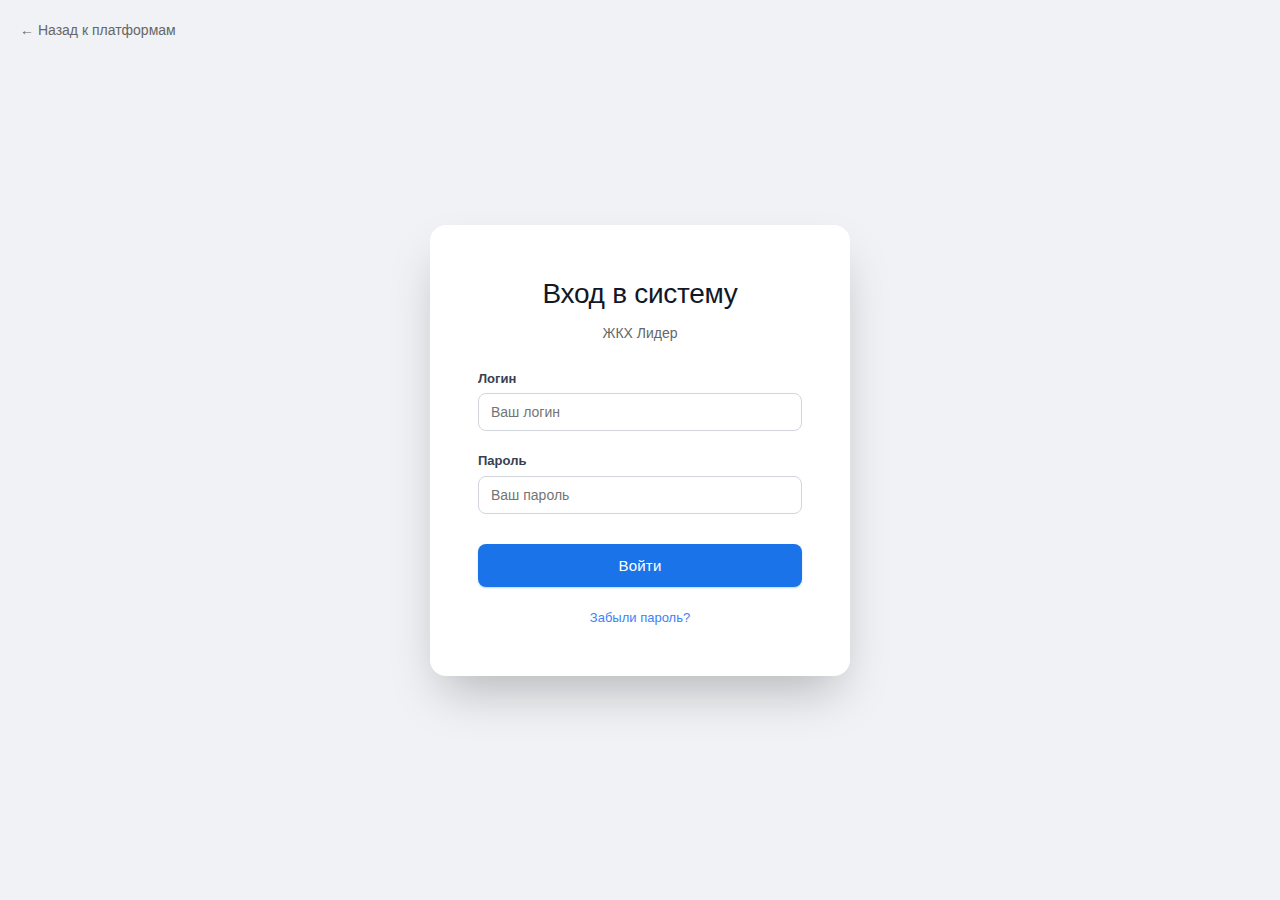
<file: static/index.html>
<!DOCTYPE html>
<html lang="ru">
<head>
    <meta charset="UTF-8">
    <meta name="viewport" content="width=device-width, initial-scale=1.0">
    <title>Личный кабинет жильца</title>
    <link rel="stylesheet" href="style.css">
    <!-- Иконки FontAwesome (убедитесь, что они разрешены, либо используйте эмодзи) -->
    <link rel="stylesheet" href="https://cdnjs.cloudflare.com/ajax/libs/font-awesome/6.4.0/css/all.min.css">

    <style>
        /* =========================================
           СПЕЦИФИЧНЫЕ СТИЛИ ДЛЯ КАБИНЕТА ЖИЛЬЦА
           ========================================= */
        .spinner {
            border: 2px solid rgba(255,255,255,0.3); border-top-color: #fff;
            border-radius: 50%; width: 16px; height: 16px; animation: spin 1s linear infinite;
        }
        @keyframes spin { to { transform: rotate(360deg); } }

        /* Умные карточки счетчиков */
        .meter-cards {
            display: grid;
            grid-template-columns: repeat(auto-fit, minmax(280px, 1fr));
            gap: 20px;
            margin-bottom: 25px;
        }
        .smart-meter-card {
            background: #ffffff;
            border: 2px solid #e5e7eb;
            border-radius: 16px;
            padding: 20px;
            box-shadow: 0 4px 15px rgba(0,0,0,0.03);
            display: flex;
            flex-direction: column;
            transition: all 0.3s ease;
            position: relative;
            overflow: hidden;
        }
        .smart-meter-card:focus-within {
            border-color: var(--primary-color);
            box-shadow: 0 8px 25px rgba(59, 130, 246, 0.15);
            transform: translateY(-2px);
        }
        .smart-meter-card.error {
            border-color: var(--danger-color);
            background-color: #fef2f2;
        }
        .meter-header {
            display: flex;
            align-items: center;
            gap: 12px;
            margin-bottom: 15px;
        }
        .meter-icon {
            width: 40px; height: 40px;
            border-radius: 10px;
            display: flex; align-items: center; justify-content: center;
            font-size: 20px;
        }
        .meter-header h3 { margin: 0; font-size: 16px; color: var(--text-main); }
        .meter-prev {
            font-size: 13px; color: var(--text-secondary);
            margin-bottom: 10px;
        }
        .meter-prev span { font-weight: bold; color: var(--text-main); font-size: 15px;}
        .meter-input-wrapper {
            display: flex;
            align-items: flex-end;
            gap: 10px;
            margin-top: auto;
        }
        .meter-input {
            flex: 1;
            font-size: 28px;
            font-weight: 700;
            color: var(--text-main);
            border: none;
            border-bottom: 2px solid #d1d5db;
            background: transparent;
            padding: 5px 0;
            outline: none;
            transition: border-color 0.3s;
            width: 100%;
        }
        .meter-input:focus { border-bottom-color: var(--primary-color); }
        .meter-unit { font-size: 14px; font-weight: 600; color: var(--text-secondary); padding-bottom: 8px; }
        .error-msg { color: var(--danger-color); font-size: 12px; font-weight: 500; height: 16px; margin-top: 5px; }

        /* Список результатов */
        .result-list { list-style: none; padding: 0; margin: 0; }
        .result-list li { display: flex; justify-content: space-between; padding: 12px 0; border-bottom: 1px dashed var(--border-color); color: var(--text-main); }
        .result-list li:last-child { border-bottom: none; }
        .result-total { font-size: 20px; font-weight: bold; color: var(--success-color); border-top: 2px solid #a7f3d0 !important; margin-top: 10px; padding-top: 15px !important; }

        /* Профиль */
        .profile-grid {
            display: grid;
            grid-template-columns: repeat(auto-fit, minmax(200px, 1fr));
            gap: 20px;
            background: #f9fafb;
            padding: 20px;
            border-radius: 12px;
            border: 1px solid var(--border-color);
            margin-bottom: 25px;
        }
        .profile-item { display: flex; flex-direction: column; gap: 4px; }
        .profile-label { font-size: 12px; color: var(--text-secondary); text-transform: uppercase; letter-spacing: 0.5px; font-weight: 600; }
        .profile-value { font-size: 16px; font-weight: 700; color: var(--text-main); }

        .hide { display: none !important; }

        /* Скрываем стрелочки у инпутов */
        input[type=number]::-webkit-inner-spin-button,
        input[type=number]::-webkit-outer-spin-button { -webkit-appearance: none; margin: 0; }
        input[type=number] { -moz-appearance: textfield; }
    </style>
</head>
<body>

<!-- Контейнер для уведомлений -->
<div id="toast-container"></div>

<div id="app-container" class="app-container" style="opacity: 0; transition: opacity 0.5s; max-width: 900px;">

    <!-- HEADER -->
    <header class="app-header">
        <div class="header-brand">
            <div class="brand-icon">🏠</div>
            <div>
                <h1>Личный кабинет</h1>
                <span class="header-subtitle" id="headerAddress">Загрузка адреса...</span>
            </div>
        </div>

        <div class="header-profile">
            <!-- Кнопки перенесены в профиль, оставлен только выход -->
            <button id="clientLogoutBtn" class="logout-btn">
                <span>Выйти</span>
                <i class="fa-solid fa-arrow-right-from-bracket"></i>
            </button>
        </div>
    </header>

    <!-- НАВИГАЦИЯ (ВКЛАДКИ) -->
    <div class="nav-tabs-container">
        <div class="tabs">
            <button class="tab-btn active" data-tab="tab-home"><i class="fa-solid fa-droplet border-none"></i> Показания</button>
            <button class="tab-btn" data-tab="tab-history"><i class="fa-solid fa-clock-rotate-left"></i> История</button>
            <button class="tab-btn" data-tab="tab-profile"><i class="fa-solid fa-user-gear"></i> Профиль</button>
        </div>
    </div>

    <!-- ============================================== -->
    <!-- ВКЛАДКА 1: ПОКАЗАНИЯ                           -->
    <!-- ============================================== -->
    <div id="tab-home" class="tab-content active">

                <!-- Инфо-баннер о сроках -->
        <div id="submissionAlert" style="display:none; margin-bottom: 20px; padding: 15px; border-radius: 8px; align-items: center; gap: 15px; box-shadow: 0 2px 5px rgba(0,0,0,0.05);">
            <div style="font-size: 24px;">📅</div>
            <div>
                <h4 style="margin: 0; font-size: 16px; font-weight: 600;" id="subAlertTitle">Прием показаний</h4>
                <p style="margin: 3px 0 0 0; font-size: 13px; color: #4b5563;" id="subAlertText">...</p>
            </div>
        </div>

        <!-- СТАТУС ПЕРИОДА -->
        <div id="statusArea" style="margin-bottom: 20px;"></div>

        <!-- ФОРМА ВВОДА ПОКАЗАНИЙ -->
        <fieldset id="meterFieldset" style="border: none; padding: 0; margin: 0;">
            <form id="meterForm">
                <div class="meter-cards">
                    <!-- ГВС -->
                    <div class="smart-meter-card" id="cardHot">
                        <div class="meter-header">
                            <div class="meter-icon" style="background: #fee2e2; color: #dc2626;">🔥</div>
                            <h3>Горячая вода</h3>
                        </div>
                        <div class="meter-prev">Предыдущее: <span id="prevHot">0.000</span> м³</div>
                        <div class="meter-input-wrapper">
                            <input id="hotWater" type="number" step="0.001" min="0" required class="meter-input" placeholder="0.000" inputmode="decimal" autocomplete="off">
                            <span class="meter-unit">м³</span>
                        </div>
                        <div class="error-msg" id="hotError"></div>
                    </div>

                    <!-- ХВС -->
                    <div class="smart-meter-card" id="cardCold">
                        <div class="meter-header">
                            <div class="meter-icon" style="background: #dbeafe; color: #2563eb;">❄️</div>
                            <h3>Холодная вода</h3>
                        </div>
                        <div class="meter-prev">Предыдущее: <span id="prevCold">0.000</span> м³</div>
                        <div class="meter-input-wrapper">
                            <input id="coldWater" type="number" step="0.001" min="0" required class="meter-input" placeholder="0.000" inputmode="decimal" autocomplete="off">
                            <span class="meter-unit">м³</span>
                        </div>
                        <div class="error-msg" id="coldError"></div>
                    </div>

                    <!-- Свет -->
                    <div class="smart-meter-card" id="cardElect">
                        <div class="meter-header">
                            <div class="meter-icon" style="background: #fef3c7; color: #d97706;">⚡</div>
                            <h3>Электричество</h3>
                        </div>
                        <div class="meter-prev">Предыдущее: <span id="prevElect">0.000</span> кВт⋅ч</div>
                        <div class="meter-input-wrapper">
                            <input id="electricity" type="number" step="0.001" min="0" required class="meter-input" placeholder="0.000" inputmode="decimal" autocomplete="off">
                            <span class="meter-unit">кВт⋅ч</span>
                        </div>
                        <div class="error-msg" id="electError"></div>
                    </div>
                </div>

                <div style="text-align: center; margin-bottom: 30px;">
                    <button id="submitBtn" type="submit" class="action-btn primary-btn" style="font-size: 16px; padding: 14px 40px; border-radius: 30px; box-shadow: 0 4px 15px rgba(59, 130, 246, 0.4);">
                        <span id="submitBtnText">Отправить показания</span>
                        <div id="submitBtnSpinner" class="spinner hide" style="margin-left: 10px; display: inline-block;"></div>
                    </button>
                </div>
            </form>
        </fieldset>

        <!-- РЕЗУЛЬТАТЫ (Предварительный расчет) -->
        <div id="result" class="card hide">
            <div class="card-header">
                <h3>💰 Предварительный расчет</h3>
                <span class="hint-text">Сумма к оплате в текущем месяце</span>
            </div>
            <ul class="result-list">
                <li><span>ГВС</span><span id="rHot" style="font-weight: 500;"></span></li>
                <li><span>ХВС</span><span id="rCold" style="font-weight: 500;"></span></li>
                <li><span>Водоотведение</span><span id="rSew" style="font-weight: 500;"></span></li>
                <li><span>Электроэнергия</span><span id="rEl" style="font-weight: 500;"></span></li>
                <li><span>Содержание и ремонт</span><span id="rMain" style="font-weight: 500;"></span></li>
                <li><span>Соц. наем</span><span id="rRent" style="font-weight: 500;"></span></li>
                <li><span>Вывоз ТКО</span><span id="rWaste" style="font-weight: 500;"></span></li>
                <li><span>Отопление + ОДН</span><span id="rFix" style="font-weight: 500;"></span></li>
                <li class="result-total"><span>ИТОГО К ОПЛАТЕ</span><span id="rTotal"></span></li>
            </ul>
        </div>
    </div>

    <!-- ============================================== -->
    <!-- ВКЛАДКА 2: ИСТОРИЯ                             -->
    <!-- ============================================== -->
    <div id="tab-history" class="tab-content">
        <div class="card table-card">
            <div class="card-header">
                <h3>📚 История начислений</h3>
            </div>
            <div class="table-responsive">
                <table>
                    <thead>
                        <tr>
                            <th>Период</th>
                            <th class="text-right">ГВС</th>
                            <th class="text-right">ХВС</th>
                            <th class="text-right">Свет</th>
                            <th class="text-right">Начислено</th>
                            <th class="text-center">Документ</th>
                        </tr>
                    </thead>
                    <tbody id="historyBody">
                        <tr><td colspan="6" class="text-center py-4">Загрузка...</td></tr>
                    </tbody>
                </table>
            </div>
        </div>
    </div>

    <!-- ============================================== -->
    <!-- ВКЛАДКА 3: ПРОФИЛЬ И НАСТРОЙКИ                 -->
    <!-- ============================================== -->
    <div id="tab-profile" class="tab-content">

        <!-- Инфо о помещении -->
        <div class="card">
            <div class="card-header">
                <h3>Информация о помещении</h3>
            </div>
            <div class="profile-grid">
                <div class="profile-item"><span class="profile-label">Логин (Л/С)</span><span id="pUser" class="profile-value font-mono">...</span></div>
                <div class="profile-item"><span class="profile-label">Адрес</span><span id="pAddress" class="profile-value">...</span></div>
                <div class="profile-item"><span class="profile-label">Площадь</span><span id="pArea" class="profile-value">...</span></div>
                <div class="profile-item"><span class="profile-label">Кол-во жильцов</span><span id="pResidents" class="profile-value">...</span></div>
            </div>
        </div>

        <!-- Настройки безопасности -->
        <div class="grid-2-col">
            <!-- Смена пароля -->
            <div class="card">
                <div class="card-header">
                    <h3>🔑 Смена пароля</h3>
                </div>
                <form id="changePasswordForm" class="styled-form">
                    <div class="form-group mb-3">
                        <label>Текущий пароль</label>
                        <input type="password" id="cpOld" required>
                    </div>
                    <div class="form-group mb-3">
                        <label>Новый пароль</label>
                        <input type="password" id="cpNew" required minlength="6">
                    </div>
                    <div class="form-group mb-4">
                        <label>Повторите новый пароль</label>
                        <input type="password" id="cpNewConfirm" required minlength="6">
                    </div>
                    <button type="submit" class="action-btn primary-btn full-width" id="btnChangePassword">Обновить пароль</button>
                </form>
            </div>

            <!-- Дополнительная защита -->
            <div class="card">
                <div class="card-header">
                    <h3>🛡 Дополнительная защита</h3>
                </div>
                <p style="color: var(--text-secondary); font-size: 13px; margin-bottom: 20px;">
                    Подключите двухфакторную аутентификацию (2FA) с помощью приложений Яндекс.Ключ или Google Authenticator для надежной защиты ваших данных.
                </p>
                <div style="text-align: center; padding: 20px; background: #f9fafb; border-radius: 8px; border: 1px dashed #d1d5db;">
                    <i class="fa-solid fa-shield-halved text-4xl" style="color: #9ca3af; margin-bottom: 15px; display: block;"></i>
                    <button id="btnOpenTotp" class="action-btn" style="background: #374151; color: white; width: 100%;">
                        Настроить 2FA
                    </button>
                </div>
            </div>
        </div>
    </div>
</div>

<!-- ============================================================== -->
<!-- МОДАЛЬНЫЕ ОКНА                                                 -->
<!-- ============================================================== -->

<!-- 1. МОДАЛКА: Настройка 2FA Жильца -->
<div id="totpModal" class="modal-overlay">
    <div class="modal-window" style="width: 400px; text-align: center;">
        <div class="modal-header">
            <h3>Защита аккаунта (2FA)</h3>
            <button id="btnTotpClose" class="close-icon">&times;</button>
        </div>
        <div class="modal-form">
            <p style="font-size: 13px; color: var(--text-secondary); margin-bottom: 15px;">
                Отсканируйте QR-код в приложении <b>Яндекс.Ключ</b> или <b>Google Authenticator</b>:
            </p>
            <img id="totpQrImage" src="" alt="QR Code" class="hide" style="width: 200px; height: 200px; margin: 0 auto; border: 1px solid var(--border-color); border-radius: 8px;">
            <p style="font-size: 12px; color: var(--text-secondary); margin-top: 10px;">
                Или введите ключ вручную:<br> <strong id="totpSecretText" style="color: var(--text-main); letter-spacing: 1px; font-size: 14px;"></strong>
            </p>
            <div class="form-group" style="margin-top: 20px; text-align: left;">
                <label style="text-align: center; display: block;">Код подтверждения:</label>
                <input type="text" id="totpCodeInput" placeholder="123456" maxlength="6" style="font-size: 24px; text-align: center; letter-spacing: 8px; font-weight: bold;">
            </div>
        </div>
        <div class="modal-footer" style="justify-content: center;">
            <button id="btnTotpActivate" class="action-btn success-btn full-width">Включить защиту</button>
        </div>
    </div>
</div>

<!-- 2. МОДАЛКА: Первичная настройка (ОБЯЗАТЕЛЬНАЯ) -->
<div id="firstSetupModal" class="modal-overlay" style="z-index: 10000; background: rgba(17, 24, 39, 0.8); backdrop-filter: blur(8px);">
    <div class="modal-window" style="width: 450px;">
        <div class="modal-header" style="background: var(--primary-color); color: white; justify-content: center;">
            <h3 style="font-size: 18px;">Добро пожаловать в ЖКХ Лидер! 🎉</h3>
            <!-- Нет кнопки закрытия! -->
        </div>
        <div class="modal-form">
            <p style="font-size: 14px; color: var(--text-main); margin-bottom: 15px; text-align: center;">
                Это ваш первый вход в систему. Бухгалтерия выдала вам временные данные для входа.
            </p>

            <div style="background: #eff6ff; padding: 15px; border-radius: 8px; border: 1px solid #bfdbfe; margin-bottom: 20px; text-align: center;">
                <span style="font-size: 12px; color: var(--text-secondary); text-transform: uppercase;">Ваш текущий логин:</span><br>
                <strong id="fsCurrentLogin" style="font-size: 20px; font-family: monospace; color: var(--primary-color);">...</strong>
            </div>

            <p style="font-size: 13px; color: var(--text-secondary); margin-bottom: 20px; text-align: center;">
                Вы можете оставить этот логин (и тогда войти по нему в следующий раз), либо придумать свой собственный удобный логин и задать новый надежный пароль.
            </p>

            <form id="firstSetupForm" class="styled-form hide">
                <div class="form-group mb-3">
                    <label>Новый логин (необязательно)</label>
                    <input type="text" id="fsNewLogin" placeholder="Например: ivanov_ivan">
                </div>
                <div class="form-group mb-3">
                    <label>Новый пароль</label>
                    <input type="password" id="fsNewPassword" placeholder="Минимум 6 символов" minlength="6" required>
                </div>
                <button type="submit" class="action-btn success-btn full-width mt-2" id="btnFsSave">Сохранить новые данные</button>
            </form>

            <div id="fsActionButtons" style="display: flex; flex-direction: column; gap: 10px;">
                <button type="button" class="action-btn primary-btn" id="btnFsShowForm">Изменить логин и пароль</button>
                <button type="button" class="action-btn secondary-btn" id="btnFsSkip" style="background: transparent; color: var(--text-secondary); border: 1px solid var(--border-color);">Оставить как есть и продолжить</button>
            </div>

        </div>
    </div>
</div>

<script type="module" src="js/client.js"></script>
</body>
</html>
</file>
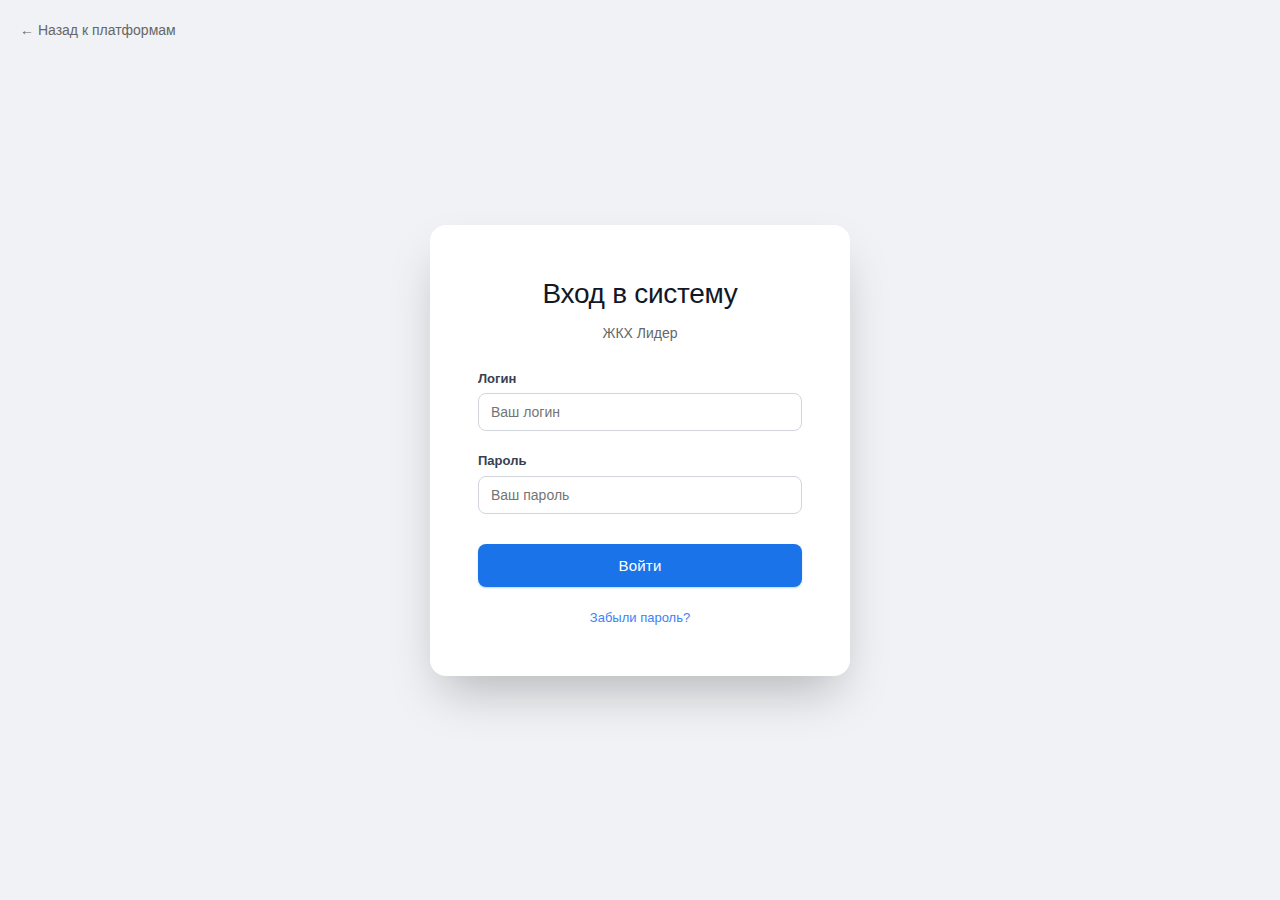
<file: static/admin.html>
<!DOCTYPE html>
<html lang="ru">
<head>
    <meta charset="UTF-8">
    <meta name="viewport" content="width=device-width, initial-scale=1.0">
    <meta name="theme-color" content="#1a73e8">
    <title>Панель Администратора ЖКХ</title>

    <!-- 1. Быстрая загрузка шрифтов (без блокировки рендера) -->
    <link rel="preconnect" href="https://fonts.googleapis.com">
    <link rel="preconnect" href="https://fonts.gstatic.com" crossorigin>
    <link href="https://fonts.googleapis.com/css2?family=Inter:wght@400;500;600;700&display=swap" rel="stylesheet">

    <!-- Иконки FontAwesome (для красивых кнопок) -->
    <link rel="stylesheet" href="https://cdnjs.cloudflare.com/ajax/libs/font-awesome/6.4.0/css/all.min.css">

    <!-- 2. Предзагрузка главных JS модулей -->
    <link rel="modulepreload" href="js/app.js">
    <link rel="modulepreload" href="js/core/api.js">
    <link rel="modulepreload" href="js/core/dom.js">

    <!-- Подключаем стили -->
    <link rel="stylesheet" href="style.css">
</head>
<body>

    <!-- Основной контейнер -->
    <div class="app-container">

        <!-- HEADER -->
        <header class="app-header">
            <div class="header-brand">
                <div class="brand-icon"><i class="fa-solid fa-building-user"></i></div>
                <div>
                    <h1>Администрирование ЖКХ</h1>
                    <span class="header-subtitle">Система управления ресурсами</span>
                </div>
            </div>

            <div class="header-profile">
                <div class="admin-info">
                    <span id="adminName">Загрузка...</span>
                    <span class="role-badge admin">Администратор</span>
                </div>
                <button id="btnOpenAdminProfile" class="action-btn secondary-btn">
                    <i class="fa-solid fa-gear"></i> Профиль
                </button>
                <button class="logout-btn">
                    <i class="fa-solid fa-arrow-right-from-bracket"></i> Выйти
                </button>
            </div>
        </header>

        <!-- NAV TABS -->
        <div class="nav-tabs-container">
            <div class="tabs">
                <!-- ИСПРАВЛЕНИЕ: Дашборд — единственная вкладка с active.
                     Ранее и dashboard, и readings имели active одновременно,
                     что приводило к визуальному глитчу (две подсвеченные кнопки). -->
                <button class="tab-btn active" data-tab="dashboard"><i class="fa-solid fa-gauge-high"></i> Дашборд</button>
                <button class="tab-btn" data-tab="readings"><i class="fa-solid fa-chart-line"></i> Сверка показаний</button>
                <button class="tab-btn" data-tab="manual"><i class="fa-solid fa-pen-to-square"></i> Ручной ввод</button>
                <button class="tab-btn" data-tab="debts"><i class="fa-solid fa-file-invoice-dollar"></i> Долги 1С</button>
                <button class="tab-btn" data-tab="housing"><i class="fa-solid fa-city"></i> Жилфонд</button>
                <button class="tab-btn" data-tab="users"><i class="fa-solid fa-users"></i> Жильцы</button>
                <button class="tab-btn" data-tab="tariffs"><i class="fa-solid fa-tags"></i> Тарифы</button>
                <button class="tab-btn" data-tab="accountant"><i class="fa-solid fa-file-pdf"></i> Сводка</button>
            </div>
        </div>

        <!-- CONTENT AREA -->
        <main class="content-area" id="content-area">

            <!-- ВСТРОЕННАЯ ВКЛАДКА: Сверка показаний
                 ИСПРАВЛЕНИЕ: убран class="active" — теперь дефолтная вкладка dashboard,
                 а readings загрузится при переключении через роутинг.
                 Встроенный HTML остаётся в DOM для мгновенного отображения без fetch. -->
            <div id="readings" class="tab-content">
                <!-- Статусы периода -->
                <div class="status-card">
                    <div id="periodActiveState" class="period-state open" style="display: none;">
                        <div style="display: flex; align-items: center; gap: 15px;">
                            <span class="state-icon">✅</span>
                            <div class="state-info">
                                <h2>Прием показаний открыт</h2>
                                <p>Текущий период: <strong id="activePeriodLabel">...</strong></p>
                            </div>
                        </div>
                    </div>
                    <div id="periodClosedState" class="period-state closed" style="display: flex;">
                        <div style="display: flex; align-items: center; gap: 15px;">
                            <span class="state-icon">🔒</span>
                            <div class="state-info">
                                <h2>Прием показаний закрыт</h2>
                                <p>Ожидание открытия нового периода бухгалтерией</p>
                            </div>
                        </div>
                    </div>
                </div>

                <!-- Управление и таблица -->
                <div class="card" style="margin-bottom: 0;">
                    <div class="card-header">
                        <h3>Реестр показаний</h3>
                        <div class="header-controls">
                            <label style="display: flex; align-items: center; gap: 8px; cursor: pointer; font-weight: 500; font-size: 13px; color: var(--text-secondary);">
                                <input type="checkbox" id="filterAnomalies" style="width: 16px; height: 16px; margin: 0; box-shadow: none;">
                                Только аномалии
                            </label>
                            <div class="compact-upload">
                                <input type="file" id="importReadingsFile" accept=".xlsx, .xls">
                                <button id="btnImportReadings" class="action-btn secondary-btn" style="height: 30px; font-size: 12px; padding: 0 10px;">📥 Загрузить Excel</button>
                            </div>
                            <button id="btnBulkApprove" class="action-btn success-btn"><i class="fa-solid fa-check-double"></i> Утвердить все</button>
                            <button id="btnRefreshReadings" class="icon-btn" title="Обновить таблицу"><i class="fa-solid fa-rotate-right"></i></button>
                        </div>
                    </div>

                    <div class="table-responsive">
                        <table class="sticky-header-table">
                            <thead>
                                <tr>
                                    <th>Жилец / Объект</th>
                                    <th>Статус / Риск</th>
                                    <th class="text-right">ГВС (м³)</th>
                                    <th class="text-right">ХВС (м³)</th>
                                    <th class="text-right">Свет (кВт)</th>
                                    <th class="text-right">Сумма (₽)</th>
                                    <th class="text-center">Действия</th>
                                </tr>
                            </thead>
                            <tbody id="readingsTableBody">
                                <tr><td colspan="7" class="text-center" style="padding: 40px;"><i class="fa-solid fa-spinner fa-spin text-primary"></i> Загрузка данных...</td></tr>
                            </tbody>
                        </table>
                    </div>

                    <div class="modal-footer" style="background: transparent; border: none; padding: 16px 0 0 0;">
                        <div class="pagination">
                            <button id="btnPrev" class="page-btn"><i class="fa-solid fa-chevron-left"></i> Назад</button>
                            <span id="pageIndicator" style="font-size: 13px; font-weight: 500; color: var(--text-secondary);">Стр. 1</span>
                            <button id="btnNext" class="page-btn">Вперед <i class="fa-solid fa-chevron-right"></i></button>
                        </div>
                    </div>
                </div>
            </div>
            <!-- Конец встроенной вкладки -->

        </main>
    </div>

    <!-- ============================================================== -->
    <!-- ГЛОБАЛЬНЫЕ И ВСТРОЕННЫЕ МОДАЛЬНЫЕ ОКНА                         -->
    <!-- ============================================================== -->

    <!-- Модалка: Ручное утверждение показаний (из readings) -->
    <div id="approveModal" class="modal-overlay">
        <div class="modal-window">
            <div class="modal-header">
                <h3>Утверждение показаний</h3>
                <button id="btnModalClose" class="close-icon">&times;</button>
            </div>
            <div class="modal-form">
                <input type="hidden" id="modal_reading_id">

                <div style="background: var(--primary-bg); border-left: 4px solid var(--primary-color); padding: 16px; border-radius: 8px; margin-bottom: 24px;">
                    <div style="font-size: 13px; color: var(--text-secondary); margin-bottom: 8px;">Жилец:</div>
                    <strong id="m_username" style="font-size: 16px; color: var(--primary-color); display: block; margin-bottom: 12px;">...</strong>

                    <div style="display: grid; grid-template-columns: repeat(3, 1fr); gap: 12px; font-weight: 600; font-size: 14px;">
                        <div>🔥 ГВС: <span id="m_hot_usage">0</span></div>
                        <div>❄️ ХВС: <span id="m_cold_usage">0</span></div>
                        <div>⚡ Свет: <span id="m_elect_usage">0</span></div>
                    </div>
                </div>

                <h4 style="margin-bottom: 16px; color: var(--text-main); font-size: 15px;">Финансовые корректировки (₽)</h4>
                <div class="grid-2-col" style="gap: 16px;">
                    <div class="form-group" style="margin: 0;">
                        <label>ГВС (Сумма)</label>
                        <input type="number" id="m_corr_hot" step="0.01" value="0">
                    </div>
                    <div class="form-group" style="margin: 0;">
                        <label>ХВС (Сумма)</label>
                        <input type="number" id="m_corr_cold" step="0.01" value="0">
                    </div>
                    <div class="form-group" style="margin: 0;">
                        <label>Свет (Сумма)</label>
                        <input type="number" id="m_corr_elect" step="0.01" value="0">
                    </div>
                    <div class="form-group" style="margin: 0;">
                        <label>Водоотведение (Сумма)</label>
                        <input type="number" id="m_corr_sewage" step="0.01" value="0">
                    </div>
                </div>
            </div>
            <div class="modal-footer">
                <button id="btnModalSubmit" class="action-btn primary-btn full-width">Утвердить и рассчитать</button>
            </div>
        </div>
    </div>

    <!-- Модалка: Профиль Администратора -->
    <div id="adminProfileModal" class="modal-overlay">
        <div class="modal-window">
            <div class="modal-header">
                <h3>Настройки профиля</h3>
                <button class="close-icon" onclick="document.getElementById('adminProfileModal').classList.remove('open')">&times;</button>
            </div>
            <div class="modal-form">
                <div style="background: var(--bg-page); padding: 20px; border-radius: var(--radius-md); border: 1px solid var(--border-color); margin-bottom: 24px;">
                    <h4 style="margin-top: 0; margin-bottom: 16px; font-size: 15px;">Изменить учетные данные</h4>
                    <form id="adminChangeCredsForm" class="styled-form">
                        <div class="form-group mb-3">
                            <label>Новый логин (оставьте пустым, если не меняете)</label>
                            <input type="text" id="adminNewLogin" autocomplete="username" placeholder="Текущий логин: ...">
                        </div>
                        <div class="form-group mb-3">
                            <label>Текущий пароль (обязательно для сохранения)</label>
                            <input type="password" id="adminOldPass" autocomplete="current-password" required>
                        </div>
                        <div class="form-group mb-3" style="margin-bottom: 20px;">
                            <label>Новый пароль</label>
                            <!-- ИСПРАВЛЕНИЕ: minlength="8" — согласовано с бэкенд-валидацией (schemas.py min_length=8) -->
                            <input type="password" id="adminNewPass" autocomplete="new-password" placeholder="Минимум 8 символов" minlength="8">
                        </div>
                        <button type="submit" class="action-btn primary-btn full-width" id="btnSaveAdminCreds">Сохранить изменения</button>
                    </form>
                </div>

                <div style="background: var(--bg-page); padding: 20px; text-align: center; border-radius: var(--radius-md); border: 1px dashed var(--border-color);">
                    <h4 style="margin-top: 0; margin-bottom: 8px; font-size: 15px;">Двухфакторная защита (2FA)</h4>
                    <p style="font-size: 13px; color: var(--text-secondary); margin-bottom: 16px;">Дополнительный уровень безопасности для защиты системы от взлома.</p>
                    <button id="btnOpenTotp" class="action-btn secondary-btn full-width"><i class="fa-solid fa-shield-halved"></i> Настроить 2FA</button>
                </div>
            </div>
        </div>
    </div>

    <!-- Модалка: ПЕРВИЧНАЯ НАСТРОЙКА (Обязательная для админа) -->
    <div id="firstSetupModal" class="modal-overlay" style="z-index: 10000;">
        <div class="modal-window">
            <div class="modal-header" style="background: var(--danger-bg); border-bottom: none; justify-content: center; padding-bottom: 0;">
                <h3 style="font-size: 18px; color: var(--danger-color);"><i class="fa-solid fa-triangle-exclamation"></i> Требуется защита аккаунта!</h3>
            </div>
            <div class="modal-form" style="padding-top: 16px;">
                <p style="font-size: 14px; color: var(--text-main); margin-bottom: 20px; text-align: center; line-height: 1.5;">
                    Вы используете стандартные учетные данные администратора. В целях безопасности системы необходимо немедленно задать новый пароль.
                </p>
                <form id="firstSetupForm" class="styled-form">
                    <div class="form-group" style="display: none;">
                        <input type="text" id="fsNewLogin" autocomplete="username">
                    </div>
                    <div class="form-group">
                        <label>Придумайте новый надежный пароль</label>
                        <!-- ИСПРАВЛЕНИЕ: minlength="8" — согласовано с бэкенд-валидацией -->
                        <input type="password" id="fsNewPassword" autocomplete="new-password" placeholder="Минимум 8 символов" minlength="8" required>
                    </div>
                    <button type="submit" class="action-btn success-btn full-width" id="btnFsSave" style="margin-top: 24px;">Сохранить и войти</button>
                </form>
            </div>
        </div>
    </div>

    <!-- Модалка: Настройка 2FA -->
    <div id="totpModal" class="modal-overlay" style="z-index: 2000;">
        <div class="modal-window" style="width: 400px; text-align: center;">
            <div class="modal-header">
                <h3>Защита аккаунта (2FA)</h3>
                <button id="btnTotpClose" class="close-icon">&times;</button>
            </div>
            <div class="modal-form">
                <p style="font-size: 13px; color: var(--text-secondary); margin-bottom: 16px;">
                    Отсканируйте QR-код в приложении <b>Яндекс.Ключ</b> или <b>Google Authenticator</b>:
                </p>
                <img id="totpQrImage" src="" alt="QR Code" style="width: 200px; height: 200px; margin: 0 auto; display: none; border: 1px solid var(--border-color); border-radius: var(--radius-sm); padding: 8px;">
                <p style="font-size: 12px; color: var(--text-secondary); margin-top: 16px;">
                    Или введите ключ вручную:<br> <strong id="totpSecretText" style="color: var(--text-main); letter-spacing: 1px; font-size: 15px; background: var(--bg-page); padding: 4px 8px; border-radius: 4px; display: inline-block; margin-top: 8px;"></strong>
                </p>
                <div class="form-group" style="margin-top: 24px; text-align: left;">
                    <label style="text-align: center; display: block; margin-bottom: 8px;">Введите код из приложения:</label>
                    <input type="text" id="totpCodeInput" placeholder="123456" maxlength="6" style="font-size: 28px; text-align: center; letter-spacing: 12px; font-weight: bold; padding: 16px;">
                </div>
            </div>
            <div class="modal-footer" style="justify-content: center;">
                <button id="btnTotpActivate" class="action-btn primary-btn full-width">Включить 2FA</button>
            </div>
        </div>
    </div>

    <!-- Контейнер для тостов -->
    <div id="toast-container"></div>

    <script type="module" src="js/app.js"></script>
</body>
</html>
</file>
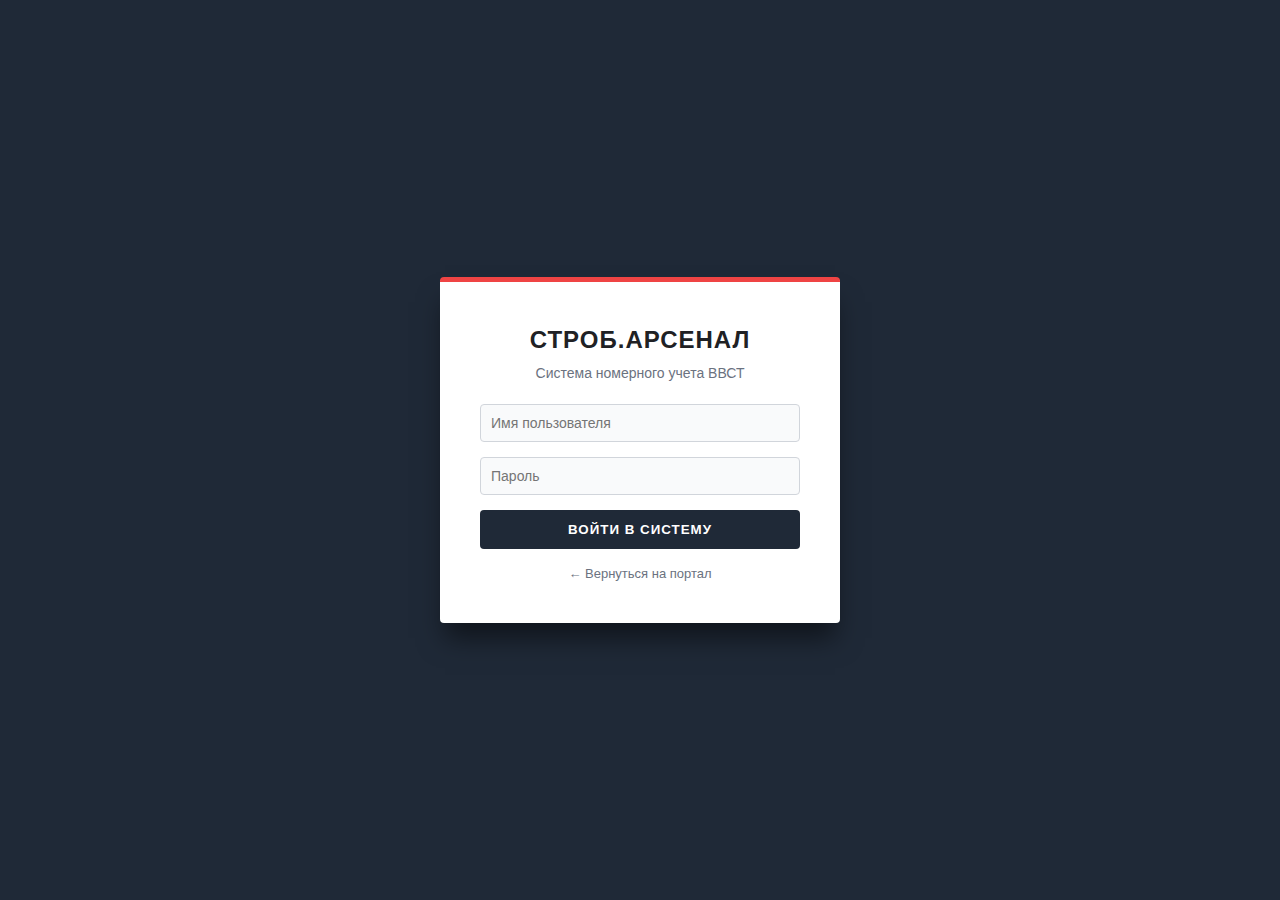
<file: static/arsenal_login.html>
<!DOCTYPE html>
<html lang="ru">
<head>
<meta charset="UTF-8">
<title>Вход в СТРОБ Арсенал</title>
<link rel="stylesheet" href="style.css">
<style>
body{background:#1f2937;display:flex;align-items:center;justify-content:center;height:100vh;margin:0;font-family:'Segoe UI',sans-serif}
.login-box{background:white;padding:40px;border-radius:4px;width:400px;box-shadow:0 20px 25px -5px rgba(0,0,0,0.5);border-top:5px solid #ef4444}
.logo-area{text-align:center;margin-bottom:20px;color:#1f2937}
.logo-area h1{margin:0;font-size:24px;text-transform:uppercase;letter-spacing:1px}
.logo-area p{color:#6b7280;font-size:14px;margin-top:5px}
input{width:100%;padding:10px;margin-bottom:15px;border:1px solid #d1d5db;border-radius:4px;background:#f9fafb;box-sizing:border-box}
button{width:100%;padding:12px;background:#1f2937;color:white;border:none;font-weight:bold;cursor:pointer;text-transform:uppercase;letter-spacing:1px;border-radius:4px;transition:background 0.2s}
button:hover{background:#111827}
button:disabled{background:#6b7280;cursor:not-allowed}
.back-link{display:block;text-align:center;margin-top:15px;color:#6b7280;font-size:13px;text-decoration:none}
.error-msg{color:#dc2626;background:#fee2e2;padding:10px;border-radius:4px;margin-bottom:15px;text-align:center;font-size:13px;display:none}
</style>
</head>
<body>
<div class="login-box">
<div class="logo-area">
    <h1>СТРОБ.Арсенал</h1>
    <p>Система номерного учета ВВСТ</p>
</div>
<div id="errorMsg" class="error-msg"></div>
<form id="arsenalLoginForm">
    <input type="text" id="username" placeholder="Имя пользователя" required autocomplete="username">
    <input type="password" id="password" placeholder="Пароль" required autocomplete="current-password">
    <button type="submit" id="loginBtn">Войти в систему</button>
</form>
<a href="portal.html" class="back-link">← Вернуться на портал</a>
</div>

<script>
document.getElementById('arsenalLoginForm').addEventListener('submit', async (e) => {
    e.preventDefault();

    const userInp = document.getElementById('username');
    const passInp = document.getElementById('password');
    const btn = document.getElementById('loginBtn');
    const errDiv = document.getElementById('errorMsg');

    errDiv.style.display = 'none';
    btn.disabled = true;
    const originalText = btn.innerText;
    btn.innerText = 'ВХОД...';

    try {
        const formData = new URLSearchParams();
        formData.append('username', userInp.value);
        formData.append('password', passInp.value);

        const response = await fetch('/api/arsenal/login', {
            method: 'POST',
            headers: { 'Content-Type': 'application/x-www-form-urlencoded' },
            body: formData
        });

        if (response.ok) {
            const data = await response.json();

            // ИСПРАВЛЕНИЕ: сохраняем токен в sessionStorage текущей вкладки.
            // sessionStorage изолирован на вкладку — разные пользователи
            // в разных вкладках не будут смешиваться.
            sessionStorage.setItem('access_token', data.access_token);
            sessionStorage.setItem('arsenal_role', data.role);
            sessionStorage.setItem('arsenal_username', userInp.value);

            window.location.href = data.redirect_url || 'arsenal_dashboard.html';
        } else {
            const errorData = await response.json().catch(() => ({}));
            errDiv.innerText = errorData.detail || 'Неверные имя пользователя или пароль';
            errDiv.style.display = 'block';
            btn.disabled = false;
            btn.innerText = originalText;
        }
    } catch (error) {
        console.error(error);
        errDiv.innerText = 'Ошибка подключения к серверу';
        errDiv.style.display = 'block';
        btn.disabled = false;
        btn.innerText = originalText;
    }
});
</script>
</body>
</html>
</file>
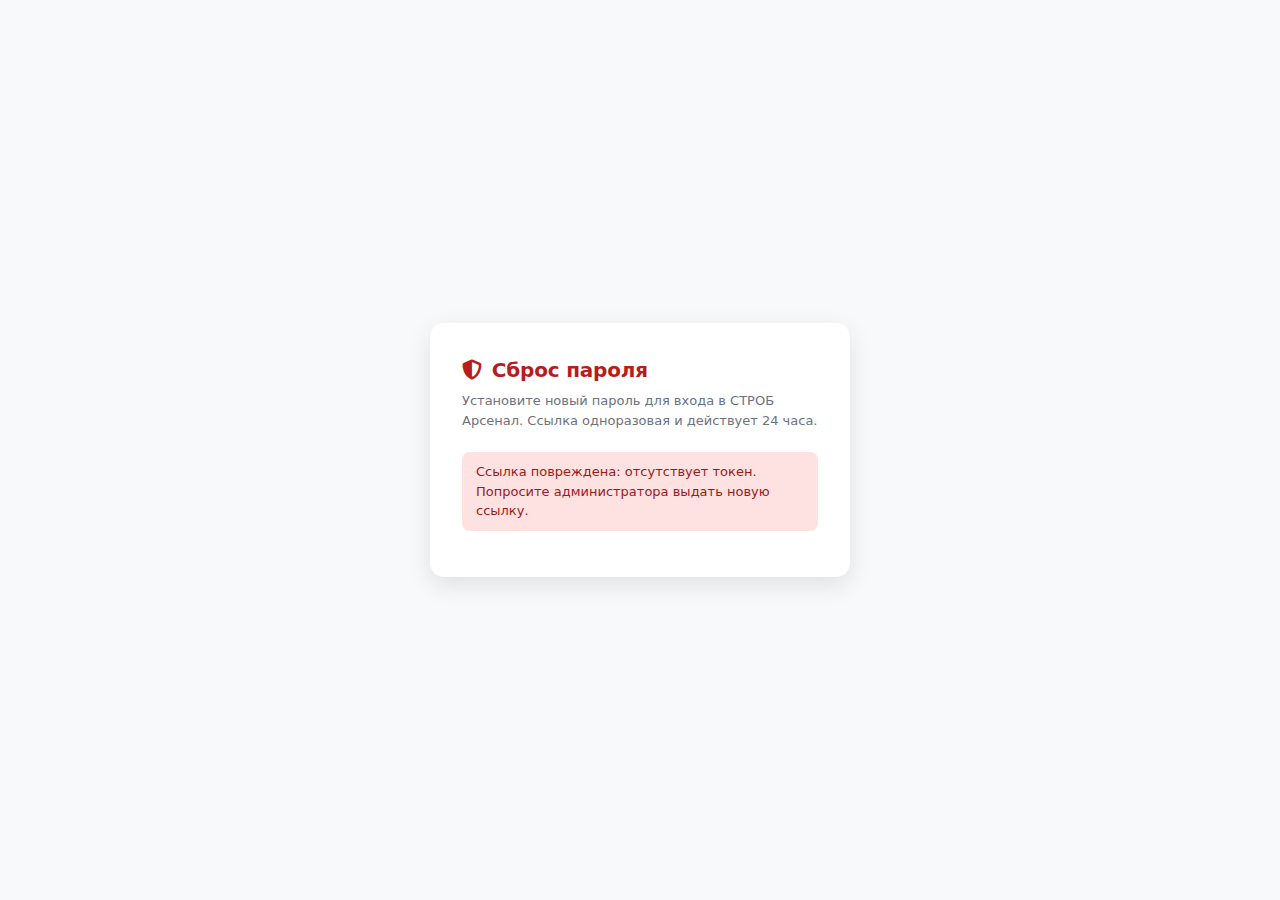
<file: static/arsenal_reset_password.html>
<!DOCTYPE html>
<html lang="ru">
<head>
<meta charset="UTF-8">
<meta name="viewport" content="width=device-width, initial-scale=1.0">
<title>Сброс пароля · СТРОБ Арсенал</title>
<link rel="stylesheet" href="https://cdnjs.cloudflare.com/ajax/libs/font-awesome/6.4.0/css/all.min.css">
<link rel="stylesheet" href="style.css">
<style>
  body { background: var(--bg-page, #f1f5f9); display:flex; align-items:center; justify-content:center; min-height:100vh; margin:0; padding:20px; }
  .reset-card { background:#fff; max-width:420px; width:100%; padding:32px; border-radius:14px; box-shadow:0 8px 24px rgba(0,0,0,0.1); }
  .reset-card h1 { margin:0 0 6px; font-size:20px; display:flex; align-items:center; gap:10px; color:#b91c1c; }
  .reset-card p { color:#6b7280; font-size:13px; margin:0 0 22px; line-height:1.5; }
  .form-group { margin-bottom:16px; }
  .form-group label { display:block; font-size:12px; color:#374151; margin-bottom:6px; font-weight:500; }
  .form-group input { width:100%; padding:10px 12px; border:1px solid #e5e7eb; border-radius:8px; font-size:14px; box-sizing:border-box; }
  .btn { width:100%; padding:12px; background:#b91c1c; color:#fff; border:none; border-radius:10px; font-size:14px; font-weight:600; cursor:pointer; transition:background .15s; }
  .btn:hover:not(:disabled) { background:#991b1b; }
  .btn:disabled { background:#9ca3af; cursor:not-allowed; }
  .alert { padding:10px 14px; border-radius:8px; font-size:13px; margin-bottom:14px; }
  .alert-error { background:#fee2e2; color:#991b1b; }
  .alert-success { background:#d1fae5; color:#065f46; }
  .hint { font-size:11px; color:#9ca3af; margin-top:4px; }
</style>
</head>
<body>
<div class="reset-card">
  <h1><i class="fa-solid fa-shield-halved"></i> Сброс пароля</h1>
  <p>Установите новый пароль для входа в СТРОБ Арсенал. Ссылка одноразовая и действует 24 часа.</p>

  <div id="alert" class="alert" style="display:none;"></div>

  <form id="resetForm">
    <div class="form-group">
      <label for="newPassword">Новый пароль</label>
      <input type="password" id="newPassword" required minlength="8" autocomplete="new-password">
      <div class="hint">Минимум 8 символов.</div>
    </div>
    <div class="form-group">
      <label for="confirmPassword">Повторите пароль</label>
      <input type="password" id="confirmPassword" required minlength="8" autocomplete="new-password">
    </div>
    <button type="submit" class="btn" id="btnSubmit">
      <i class="fa-solid fa-check"></i> Установить пароль
    </button>
  </form>
</div>

<script>
(function() {
  const urlParams = new URLSearchParams(window.location.search);
  const token = urlParams.get('token');
  const alertEl = document.getElementById('alert');
  const form = document.getElementById('resetForm');
  const btn = document.getElementById('btnSubmit');

  function showAlert(msg, type) {
    alertEl.className = 'alert alert-' + type;
    alertEl.textContent = msg;
    alertEl.style.display = 'block';
  }

  if (!token) {
    showAlert('Ссылка повреждена: отсутствует токен. Попросите администратора выдать новую ссылку.', 'error');
    form.style.display = 'none';
    return;
  }

  form.addEventListener('submit', async (e) => {
    e.preventDefault();
    const pwd = document.getElementById('newPassword').value;
    const confirm = document.getElementById('confirmPassword').value;
    if (pwd !== confirm) {
      showAlert('Пароли не совпадают.', 'error');
      return;
    }
    btn.disabled = true;
    try {
      const res = await fetch('/api/arsenal/reset-password', {
        method: 'POST',
        headers: { 'Content-Type': 'application/json' },
        body: JSON.stringify({ token, new_password: pwd })
      });
      if (!res.ok) {
        const err = await res.json().catch(() => ({ detail: 'Ошибка ' + res.status }));
        showAlert(err.detail || 'Не удалось сменить пароль', 'error');
        btn.disabled = false;
        return;
      }
      const data = await res.json();
      showAlert(`Пароль установлен для пользователя «${data.username}». Можете войти.`, 'success');
      form.style.display = 'none';
      setTimeout(() => { window.location.href = '/arsenal_login.html'; }, 2500);
    } catch (e) {
      showAlert('Сеть недоступна. Попробуйте позже.', 'error');
      btn.disabled = false;
    }
  });
})();
</script>
</body>
</html>
</file>
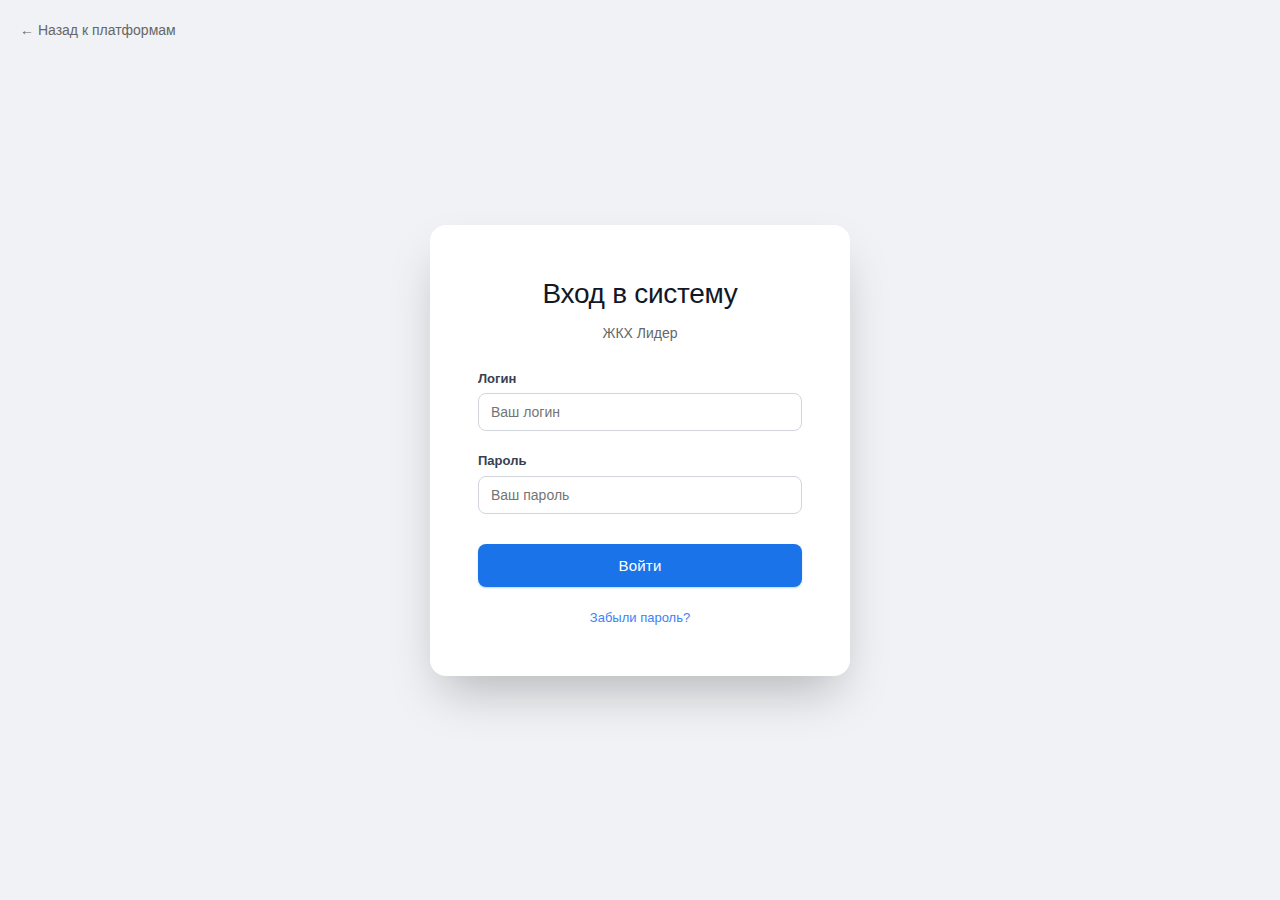
<file: static/financier.html>
<!DOCTYPE html>
<html lang="ru">
<head>
<meta charset="UTF-8">
<meta name="viewport" content="width=device-width, initial-scale=1.0">
<title>Рабочее место Финансиста</title>
<link rel="stylesheet" href="style.css">
<style>
.role-badge.financier{background-color:#9b59b6;color:white}
.upload-area{display:flex;flex-direction:column;gap:15px;background:#f9f9f9;padding:20px;border-radius:8px;border:1px dashed #ccc}
.upload-row{display:flex;gap:15px;align-items:center;width:100%}
.upload-result-box{margin-top:15px;display:none;animation:fadeIn 0.3s ease-in-out}
@keyframes fadeIn{from{opacity:0;transform:translateY(-5px)}to{opacity:1;transform:translateY(0)}}
.pagination{margin-top:15px;display:flex;align-items:center;gap:15px;justify-content:center}
.pagination button:disabled{opacity:0.5;cursor:not-allowed}
#userSearchInput{padding:6px 8px;border:1px solid #ccc;border-radius:4px;min-width:200px}
.account-selector{display:flex;gap:20px;margin-bottom:5px;align-items:center}
.radio-label{cursor:pointer;display:flex;align-items:center;gap:5px;font-weight:600}
</style>
</head>
<body>
<div id="toast-container"></div>
<div class="container">
    <header>
        <div class="header-user-info"><h1>💰 Финансы ЖКХ</h1></div>
        <div class="header-user-info">
            <span id="financierName" style="font-weight:600;color:#555">Финансист</span>
            <button class="logout-btn">Выйти</button>
        </div>
    </header>
    <div class="tabs">
        <button class="tab-btn active" data-tab="debts">📉 Управление долгами</button>
        <button class="tab-btn" data-tab="users">👥 Личный состав</button>
    </div>

    <!-- TAB: IMPORT -->
    <div id="debts" class="tab-content active">
        <div class="card" style="border-left:5px solid #8e44ad">
            <h2>📂 Импорт из 1С (Excel)</h2>
            <p style="color:#666;font-size:14px;margin-bottom:15px">Загрузите файл "Оборотно-сальдовая ведомость" (.xlsx).<br>Система обновит сальдо для выбранного счета.</p>
            <div class="upload-area">
                <div class="account-selector">
                    <span style="font-weight:bold">1. Счет:</span>
                    <label class="radio-label"><input type="radio" name="accountType" value="209" checked> <span style="color:#27ae60">209 (Коммуналка)</span></label>
                    <label class="radio-label"><input type="radio" name="accountType" value="205"> <span style="color:#e67e22">205 (Найм)</span></label>
                </div>
                <div class="upload-row">
                    <span style="font-weight:bold;min-width:60px">2. Файл:</span>
                    <input type="file" id="debtFile1C" accept=".xlsx,.xls" style="flex:1;padding:5px;border:1px solid #ddd;border-radius:4px">
                    <button id="btnUploadDebts" class="action-btn" style="background:#8e44ad">⬆ Загрузить</button>
                </div>
            </div>
            <div id="uploadResult" class="upload-result-box"></div>
        </div>
        <div class="card">
            <h3>ℹ️ Справка</h3>
            <ul style="color:#555;font-size:13px;padding-left:20px">
                <li>Файл должен содержать ФИО, Дебет (Долг) и Кредит (Переплата).</li>
                <li>Импорт производится только для активного месяца.</li>
            </ul>
        </div>
    </div>

    <!-- TAB: USERS -->
    <div id="users" class="tab-content">
        <div class="card">
            <div class="controls-header">
                <h2>Список жильцов</h2>
                <div style="display:flex;gap:10px;align-items:center">
                    <input type="text" id="userSearchInput" placeholder="Поиск по ФИО...">
                    <button id="btnRefreshUsers" class="refresh-btn">↻ Обновить</button>
                </div>
            </div>
            <div class="table-container">
                <table>
                    <thead>
                        <tr>
                            <th style="width:50px">ID</th>
                            <th>ФИО (Логин)</th>
                            <th>Общ.</th>
                            <th style="color:#c0392b;border-left:2px solid #eee">Д 209</th>
                            <th style="color:#27ae60">П 209</th>
                            <th style="color:#d35400;border-left:2px solid #eee">Д 205</th>
                            <th style="color:#27ae60">П 205</th>
                            <th>Итог</th>
                            <th style="text-align:right">Действия</th>
                        </tr>
                    </thead>
                    <tbody id="usersTableBody">
                        <tr><td colspan="9" style="text-align:center;padding:20px;color:#888">Загрузка данных...</td></tr>
                    </tbody>
                </table>
            </div>
            <div class="pagination">
                <button id="btnPrevPage" class="action-btn" disabled>← Назад</button>
                <span id="pageInfo">Страница 1</span>
                <button id="btnNextPage" class="action-btn">Вперед →</button>
            </div>
        </div>
    </div>
</div>

<script type="module">
import {Auth} from './js/core/auth.js';
import {FinancierApp} from './js/modules/financier.js';
if(!Auth.isAuthenticated()){window.location.replace('login.html');}
const username=Auth.getUsername();
const nameEl=document.getElementById('financierName');
if(nameEl){nameEl.textContent=`Финансист: ${username||''}`;}
const logoutBtn=document.querySelector('.logout-btn');
if(logoutBtn){logoutBtn.addEventListener('click',()=>Auth.logout());}
const tabs=document.querySelectorAll('.tab-btn');
const contents=document.querySelectorAll('.tab-content');
tabs.forEach(btn=>{
    btn.addEventListener('click',()=>{
        tabs.forEach(t=>t.classList.remove('active'));
        contents.forEach(c=>c.classList.remove('active'));
        btn.classList.add('active');
        const tabId=btn.dataset.tab;
        const tabContent=document.getElementById(tabId);
        if(tabContent) tabContent.classList.add('active');
    });
});
document.addEventListener('DOMContentLoaded',()=>FinancierApp.init());
</script>
</body>
</html>
</file>
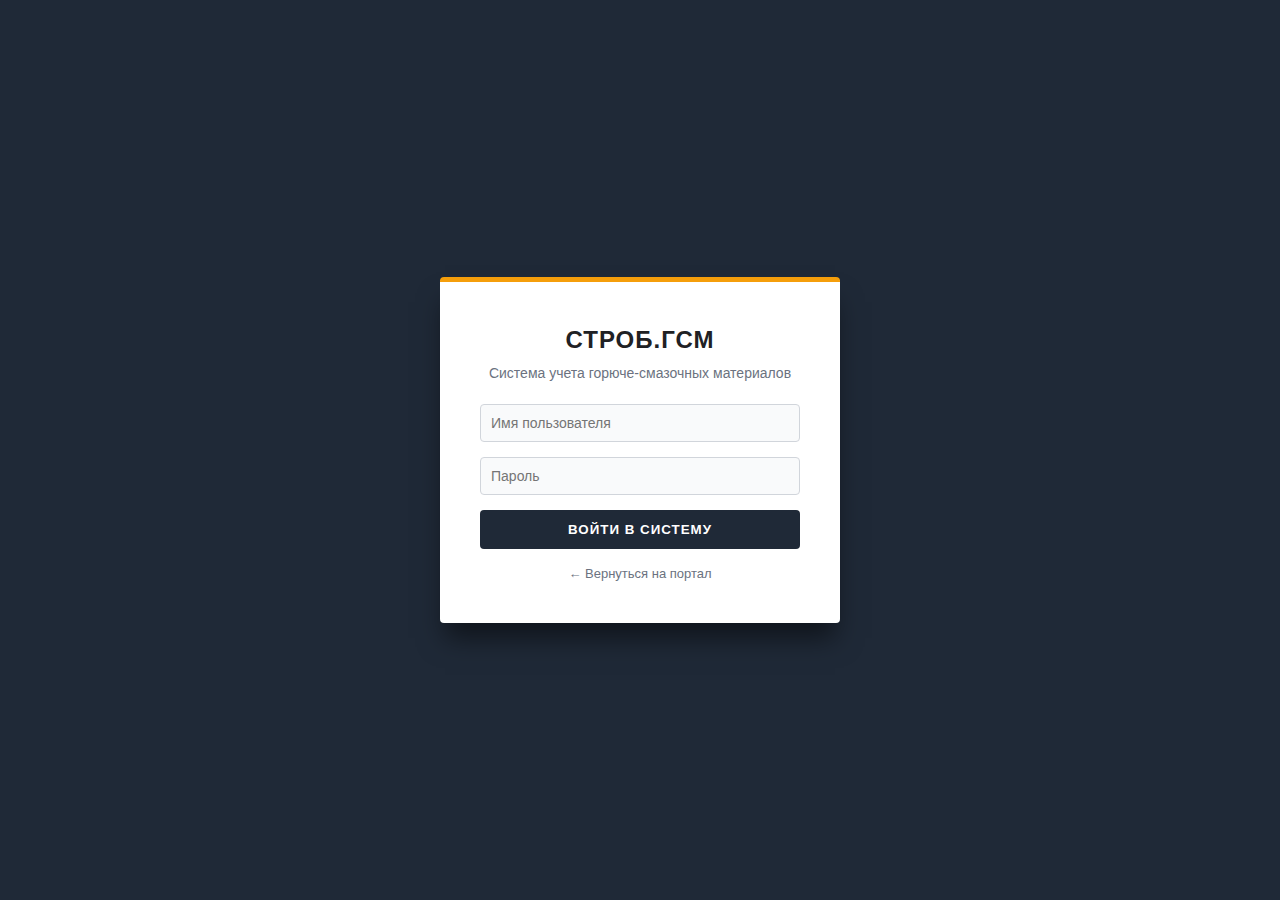
<file: static/gsm_login.html>
<!DOCTYPE html>
<html lang="ru">
<head>
<meta charset="UTF-8">
<title>Вход в СТРОБ ГСМ</title>
<link rel="stylesheet" href="style.css">
<style>
body{background:#1f2937;display:flex;align-items:center;justify-content:center;height:100vh;margin:0;font-family:'Segoe UI',sans-serif}
/* Изменили цвет верхней полоски на оранжевый (amber-500) */
.login-box{background:white;padding:40px;border-radius:4px;width:400px;box-shadow:0 20px 25px -5px rgba(0,0,0,0.5);border-top:5px solid #f59e0b}
.logo-area{text-align:center;margin-bottom:20px;color:#1f2937}
.logo-area h1{margin:0;font-size:24px;text-transform:uppercase;letter-spacing:1px}
.logo-area p{color:#6b7280;font-size:14px;margin-top:5px}
input{width:100%;padding:10px;margin-bottom:15px;border:1px solid #d1d5db;border-radius:4px;background:#f9fafb;box-sizing:border-box}
button{width:100%;padding:12px;background:#1f2937;color:white;border:none;font-weight:bold;cursor:pointer;text-transform:uppercase;letter-spacing:1px;border-radius:4px;transition:background 0.2s}
button:hover{background:#111827}
button:disabled{background:#6b7280;cursor:not-allowed}
.back-link{display:block;text-align:center;margin-top:15px;color:#6b7280;font-size:13px;text-decoration:none}
.error-msg{color:#dc2626;background:#fee2e2;padding:10px;border-radius:4px;margin-bottom:15px;text-align:center;font-size:13px;display:none}
</style>
</head>
<body>
<div class="login-box">
<div class="logo-area">
<h1>СТРОБ.ГСМ</h1>
<p>Система учета горюче-смазочных материалов</p>
</div>
<div id="errorMsg" class="error-msg"></div>
<form id="gsmLoginForm">
<input type="text" id="username" placeholder="Имя пользователя" required autocomplete="username">
<input type="password" id="password" placeholder="Пароль" required autocomplete="current-password">
<button type="submit" id="loginBtn">Войти в систему</button>
</form>
<a href="portal.html" class="back-link">← Вернуться на портал</a>
</div>
<script>
document.getElementById('gsmLoginForm').addEventListener('submit', async (e) => {
    e.preventDefault();
    const userInp = document.getElementById('username');
    const passInp = document.getElementById('password');
    const btn = document.getElementById('loginBtn');
    const errDiv = document.getElementById('errorMsg');

    errDiv.style.display = 'none';
    btn.disabled = true;
    const originalText = btn.innerText;
    btn.innerText = 'ВХОД...';

    try {
        const formData = new URLSearchParams();
        formData.append('username', userInp.value);
        formData.append('password', passInp.value);

        // API изменено на gsm
        const response = await fetch('/api/gsm/login', {
            method: 'POST',
            headers: {'Content-Type': 'application/x-www-form-urlencoded'},
            body: formData
        });

        if (response.ok) {
            const data = await response.json();
            // LocalStorage ключ изменен на gsm_role
            localStorage.setItem('gsm_role', data.role);
            window.location.href = data.redirect_url || 'gsm_dashboard.html';
        } else {
            const errorData = await response.json();
            errDiv.innerText = errorData.detail || 'Неверные имя пользователя или пароль';
            errDiv.style.display = 'block';
            btn.disabled = false;
            btn.innerText = originalText;
        }
    } catch (error) {
        console.error(error);
        errDiv.innerText = 'Ошибка подключения к серверу';
        errDiv.style.display = 'block';
        btn.disabled = false;
        btn.innerText = originalText;
    }
});
</script>
</body>
</html>
</file>
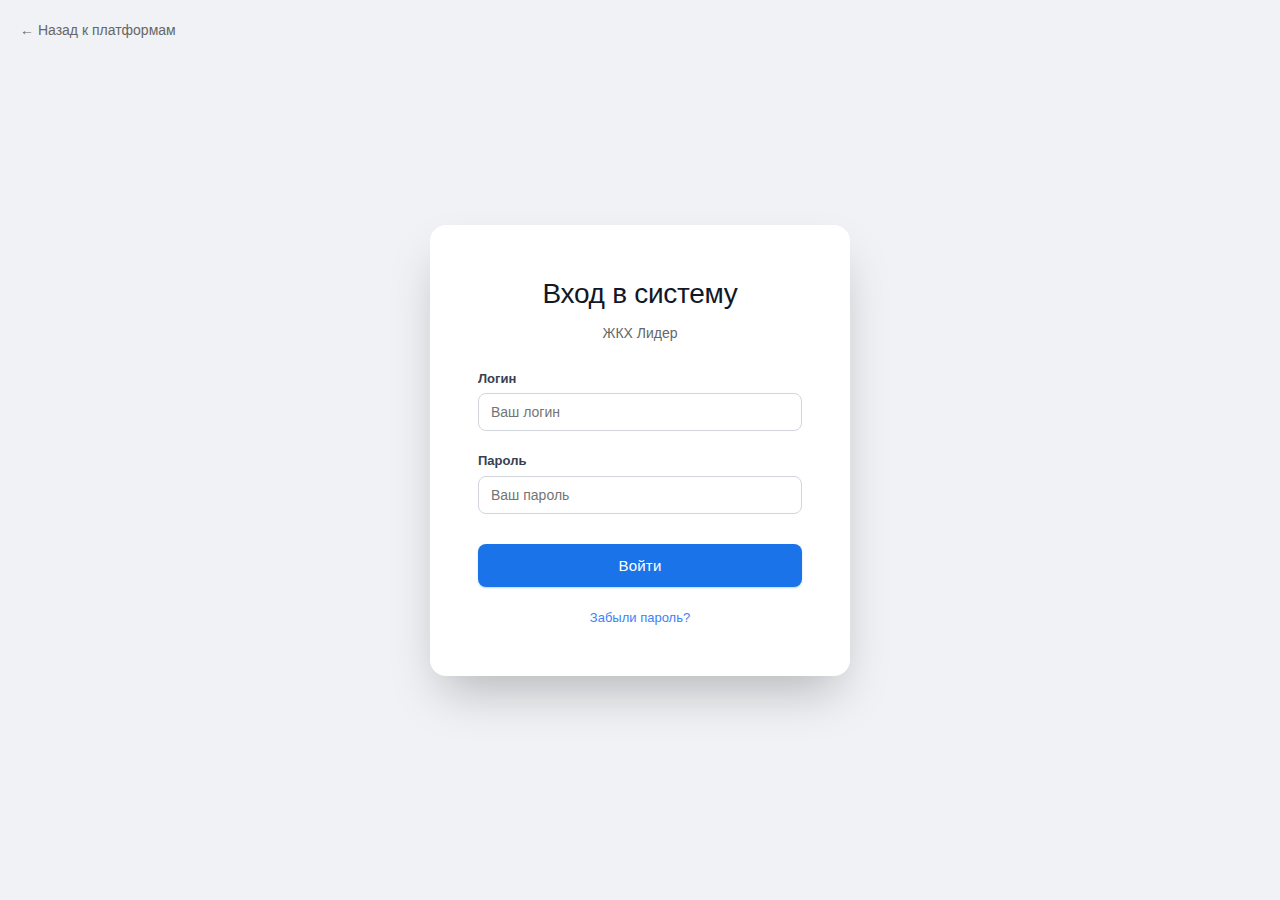
<file: static/login.html>
<!DOCTYPE html>
<html lang="ru">
<head>
    <meta charset="UTF-8">
    <meta name="viewport" content="width=device-width, initial-scale=1.0">
    <title>Вход в систему</title>
    <!-- Подключаем стили -->
    <link rel="stylesheet" href="style.css">
    <style>
        /* Стили для модального окна сброса пароля */
        .modal-overlay {
            display: none; position: fixed; top: 0; left: 0; width: 100%; height: 100%;
            background: rgba(0,0,0,0.5); justify-content: center; align-items: center;
            z-index: 1000; backdrop-filter: blur(4px);
        }
        .modal-overlay.open { display: flex; animation: fadeIn 0.2s ease-out; }
        .modal-window {
            background: white; padding: 30px; border-radius: 12px; width: 90%;
            max-width: 420px; box-shadow: 0 20px 25px -5px rgba(0,0,0,0.1);
        }
        .temp-pass-box {
            background: #ecfdf5; border: 1px solid #a7f3d0; padding: 20px;
            text-align: center; border-radius: 8px; margin-top: 15px;
        }
        .temp-pass-text {
            font-size: 32px; font-weight: bold; color: #047857; letter-spacing: 4px; margin: 10px 0;
        }
    </style>
</head>
<body style="display: flex; justify-content: center; align-items: center; min-height: 100vh; background: #f0f2f5; position: relative; margin: 0; font-family: 'Segoe UI', sans-serif;">

    <!-- Кнопка Назад на портал -->
    <a href="portal.html" style="position: absolute; top: 20px; left: 20px; color: #666; text-decoration: none; font-weight: 500; display: flex; align-items: center; gap: 5px; font-family: sans-serif;">
        ← Назад к платформам
    </a>

    <!-- Контейнер для тостов (уведомлений) -->
    <div id="toast-container"></div>

    <form id="loginForm" style="background: white; padding: 48px; border-radius: 16px; box-shadow: 0 25px 50px -12px rgba(0, 0, 0, 0.25); width: 100%; max-width: 420px; margin: 0 20px;">
        <h1 style="text-align: center; color: #111827; font-size: 28px; margin-bottom: 8px;">Вход в систему</h1>
        <p style="text-align: center; color: #666; margin-bottom: 25px;">ЖКХ Лидер</p>

        <div class="form-group" style="margin-bottom: 20px;">
            <label for="username" style="font-weight: 600; font-size: 13px; color: #374151; display: block; margin-bottom: 5px;">Логин</label>
            <input type="text" id="username" required autocomplete="username" placeholder="Ваш логин" style="width: 100%; padding: 10px 12px; border: 1px solid #d1d5db; border-radius: 8px; box-sizing: border-box; font-size: 14px;">
        </div>

        <div class="form-group" style="margin-bottom: 20px;">
            <label for="password" style="font-weight: 600; font-size: 13px; color: #374151; display: block; margin-bottom: 5px;">Пароль</label>
            <input type="password" id="password" required autocomplete="current-password" placeholder="Ваш пароль" style="width: 100%; padding: 10px 12px; border: 1px solid #d1d5db; border-radius: 8px; box-sizing: border-box; font-size: 14px;">
        </div>

        <button type="submit" id="btnLogin" class="action-btn primary-btn" style="width: 100%; margin-top: 10px; padding: 12px; font-size: 15px; border-radius: 8px;">Войти</button>

        <!-- Ссылка на сброс пароля -->
        <div style="text-align: center; margin-top: 20px;">
            <a href="#" id="btnForgotPass" style="font-size: 13px; color: #3b82f6; text-decoration: none; font-weight: 500;">Забыли пароль?</a>
        </div>
    </form>

    <!-- МОДАЛЬНОЕ ОКНО СБРОСА ПАРОЛЯ -->
    <div id="resetModal" class="modal-overlay">
        <div class="modal-window">
            <h3 style="margin-top: 0; color: #111827; font-size: 20px; text-align: center; margin-bottom: 15px;">Восстановление доступа</h3>

            <form id="resetForm">
                <p style="font-size: 13px; color: #4b5563; margin-bottom: 20px; text-align: center; line-height: 1.5;">Для подтверждения личности введите ваш Логин и <b>точную площадь</b> помещения (можно посмотреть в квитанции).</p>

                <div class="form-group" style="margin-bottom: 15px;">
                    <label for="resetUsername" style="font-size: 13px; font-weight: bold; color: #374151; display: block; margin-bottom: 5px;">Логин (Лицевой счет)</label>
                    <input type="text" id="resetUsername" required style="width: 100%; padding: 10px 12px; border: 1px solid #d1d5db; border-radius: 8px; box-sizing: border-box; font-size: 14px;">
                </div>
                <div class="form-group" style="margin-bottom: 24px;">
                    <label for="resetArea" style="font-size: 13px; font-weight: bold; color: #374151; display: block; margin-bottom: 5px;">Площадь (м²)</label>
                    <input type="number" step="0.1" id="resetArea" required placeholder="Например: 42.5" style="width: 100%; padding: 10px 12px; border: 1px solid #d1d5db; border-radius: 8px; box-sizing: border-box; font-size: 14px;">
                </div>

                <div style="display: flex; gap: 12px;">
                    <button type="button" id="btnCancelReset" class="action-btn secondary-btn" style="flex: 1; justify-content: center;">Отмена</button>
                    <button type="submit" id="btnSubmitReset" class="action-btn primary-btn" style="flex: 1; justify-content: center;">Сбросить</button>
                </div>
            </form>

            <!-- Блок успешного сброса -->
            <div id="resetSuccess" style="display: none;">
                <div class="temp-pass-box">
                    <p style="margin: 0; font-size: 13px; color: #065f46;">Ваш временный пароль:</p>
                    <div class="temp-pass-text" id="tempPasswordDisplay">123456</div>
                    <p style="margin: 0; font-size: 12px; color: #065f46;">Запишите его. Система попросит сменить пароль при входе.</p>
                </div>
                <button type="button" id="btnCloseSuccess" class="action-btn success-btn" style="width: 100%; margin-top: 20px; justify-content: center;">Перейти ко входу</button>
            </div>
        </div>
    </div>

    <script type="module" src="js/login.js"></script>
</body>
</html>
</file>
<file: static/style.css>
/* =========================================
   ПАНЕЛЬ АДМИНИСТРАТОРА ЖКХ — style.css
   Финальная версия
   ========================================= */

/* =========================================
   0. ПЕРЕМЕННЫЕ (Google Material-inspired)
   ========================================= */
:root {
    /* Цветовая палитра */
    --primary-color: #1a73e8;
    --primary-hover: #1557b0;
    --primary-bg: #e8f0fe;

    --success-color: #1e8e3e;
    --success-bg: #e6f4ea;

    --danger-color: #d93025;
    --danger-bg: #fce8e6;

    --warning-color: #f9ab00;
    --warning-bg: #fef7e0;

    /* Текст и фоны */
    --text-main: #202124;
    --text-secondary: #5f6368;
    --bg-page: #f8f9fa;
    --bg-card: #ffffff;
    --border-color: #dadce0;

    /* Геометрия */
    --radius-sm: 8px;
    --radius-md: 12px;
    --radius-lg: 24px;

    /* Тени Material Design */
    --shadow-sm: 0 1px 2px 0 rgba(60,64,67,0.3), 0 1px 3px 1px rgba(60,64,67,0.15);
    --shadow-md: 0 1px 3px 0 rgba(60,64,67,0.3), 0 4px 8px 3px rgba(60,64,67,0.15);
    --shadow-lg: 0 4px 6px 0 rgba(60,64,67,0.3), 0 8px 24px 8px rgba(60,64,67,0.15);

    /* Ширина контейнера: адаптивная до максимума в 1920, но с гибким «воздухом» на 4K */
    --container-width: 1920px;
    --container-padding: 24px;
    --transition: all 0.2s cubic-bezier(0.4, 0, 0.2, 1);

    /* Боковая колонка журнала действий (правая панель дашборда) */
    --side-panel-width: 380px;
}

/* =========================================
   1. БАЗОВЫЕ СТИЛИ И СКРОЛЛБАР
   ========================================= */
*,
*::before,
*::after {
    box-sizing: border-box;
    margin: 0;
    padding: 0;
}

html {
    scroll-behavior: smooth;
}

body {
    font-family: 'Inter', system-ui, -apple-system, sans-serif;
    background-color: var(--bg-page);
    color: var(--text-main);
    line-height: 1.5;
    font-size: 14px;
    -webkit-font-smoothing: antialiased;
    -moz-osx-font-smoothing: grayscale;
}

h1, h2, h3, h4, h5 {
    font-weight: 600;
    color: var(--text-main);
    letter-spacing: -0.01em;
}

a {
    text-decoration: none;
    color: var(--primary-color);
    transition: var(--transition);
}
a:hover {
    color: var(--primary-hover);
    text-decoration: underline;
}

/* Красивое выделение текста */
::selection {
    background: var(--primary-bg);
    color: var(--primary-hover);
}

/* Глобальный скроллбар */
::-webkit-scrollbar { width: 8px; height: 8px; }
::-webkit-scrollbar-track { background: transparent; }
::-webkit-scrollbar-thumb { background: #dadce0; border-radius: 4px; }
::-webkit-scrollbar-thumb:hover { background: #9aa0a6; }

/* =========================================
   2. УТИЛИТЫ
   ========================================= */
.hide  { display: none !important; }
.show  { display: block !important; }

/* Выравнивание текста */
.text-left   { text-align: left; }
.text-center { text-align: center; }
.text-right  { text-align: right; }

/* Цвета текста */
.text-muted   { color: var(--text-secondary); }
.text-primary { color: var(--primary-color); }
.text-success { color: var(--success-color); }
.text-danger  { color: var(--danger-color); }
.text-warning { color: var(--warning-color); }

/* Отступы сверху */
.mt-4  { margin-top: 4px; }
.mt-8  { margin-top: 8px; }
.mt-12 { margin-top: 12px; }
.mt-16 { margin-top: 16px; }
.mt-20 { margin-top: 20px; }
.mt-24 { margin-top: 24px; }

/* Отступы снизу */
.mb-0  { margin-bottom: 0; }
.mb-2  { margin-bottom: 8px; }
.mb-3  { margin-bottom: 16px; }
.mb-4  { margin-bottom: 24px; }
.mb-5  { margin-bottom: 32px; }

/* Ширина */
.full-width { width: 100%; }
.w-auto     { width: auto; }

/* =========================================
   3. ЛЕЙАУТ
   ========================================= */
.container,
.app-container {
    max-width: var(--container-width);
    margin: 0 auto;
    padding: var(--container-padding);
    width: 100%;
}

/* На больших экранах даём чуть больше воздуха по краям, но не ограничиваем рабочую область */
@media (min-width: 1600px) {
    .app-container { padding: 28px 32px; }
}

/* Двухколоночная сетка для страниц */
.grid-2-col {
    display: grid;
    grid-template-columns: 1fr 1fr;
    gap: 24px;
}

/* =========================================
   ACCORDION (раскрывающиеся секции)
   Используется на вкладке "Операции" для группировки
   Ручного ввода, Графика подачи, Профилей тарификации
   и Запланированных тарифов.
   ========================================= */
.accordion-section {
    background: var(--bg-card);
    border: 1px solid var(--border-color);
    border-radius: var(--radius-md);
    margin-bottom: 12px;
    overflow: hidden;
    box-shadow: var(--shadow-sm);
    transition: var(--transition);
}
.accordion-section:hover { box-shadow: var(--shadow-md); }
.accordion-section.open { box-shadow: var(--shadow-md); }

.accordion-header {
    width: 100%;
    display: flex;
    align-items: center;
    justify-content: space-between;
    gap: 16px;
    padding: 18px 24px;
    background: transparent;
    border: none;
    cursor: pointer;
    text-align: left;
    font-family: inherit;
    color: var(--text-main);
    transition: background-color 0.15s ease;
}
.accordion-header:hover { background: rgba(60,64,67,0.03); }
.accordion-header:focus-visible {
    outline: 2px solid var(--primary-color);
    outline-offset: -2px;
}

.accordion-section.open .accordion-header {
    border-bottom: 1px solid var(--border-color);
    background: rgba(60,64,67,0.02);
}

.accordion-title {
    display: flex;
    align-items: center;
    gap: 14px;
    flex: 1;
    min-width: 0;
}

.accordion-icon {
    width: 40px;
    height: 40px;
    border-radius: 10px;
    background: var(--primary-bg);
    color: var(--primary-color);
    display: inline-flex;
    align-items: center;
    justify-content: center;
    font-size: 17px;
    flex-shrink: 0;
}

.accordion-title-text {
    display: flex;
    flex-direction: column;
    gap: 2px;
    min-width: 0;
}
.accordion-title-text strong {
    font-size: 15px;
    font-weight: 600;
    color: var(--text-main);
}
.accordion-title-text span.subtitle {
    font-size: 12px;
    color: var(--text-secondary);
    font-weight: 400;
}

.accordion-chevron {
    color: var(--text-secondary);
    font-size: 14px;
    transition: transform 0.25s cubic-bezier(0.4, 0, 0.2, 1);
    flex-shrink: 0;
}
.accordion-section.open .accordion-chevron {
    transform: rotate(180deg);
    color: var(--primary-color);
}

.accordion-body {
    display: grid;
    grid-template-rows: 0fr;
    transition: grid-template-rows 0.3s cubic-bezier(0.4, 0, 0.2, 1);
}
.accordion-section.open .accordion-body {
    grid-template-rows: 1fr;
}
.accordion-body > .accordion-content {
    overflow: hidden;
    min-height: 0;
}
.accordion-body > .accordion-content > .inner {
    padding: 24px;
}

/* Когда тулбокс из нескольких секций идёт подряд — убираем
   двойной margin между ними (одной линии 12px хватает). */
.accordion-group .accordion-section:last-child { margin-bottom: 0; }

/* =========================================
   ЛЕЙАУТ ДАШБОРДА: основная зона + журнал справа
   ========================================= */
.dashboard-layout {
    display: grid;
    grid-template-columns: minmax(0, 1fr) var(--side-panel-width);
    gap: 24px;
    align-items: start;
}

.dashboard-main {
    display: flex;
    flex-direction: column;
    gap: 20px;
    min-width: 0; /* фикс переполнения вложенных table-responsive */
}

.dashboard-side {
    position: sticky;
    top: 16px;
    /* Журнал не должен быть выше вьюпорта, внутри — свой скролл */
    max-height: calc(100vh - 32px);
    display: flex;
    flex-direction: column;
}

.dashboard-side > .card {
    margin-bottom: 0;
    display: flex;
    flex-direction: column;
    flex: 1 1 auto;
    min-height: 0;
    overflow: hidden;
}

.dashboard-side #auditLogContainer {
    flex: 1 1 auto;
    overflow-y: auto;
    min-height: 0;
    margin: 0 -8px;
}

/* Компактный вид элементов журнала в боковой панели — узкая колонка
   плохо переваривает 14px отступы из базового .card-body */
.dashboard-side #auditLogContainer > div > div {
    padding: 10px 12px !important;
    gap: 10px !important;
}

.dashboard-side #auditLogContainer > div > div > div:first-child {
    width: 28px !important;
    height: 28px !important;
    font-size: 12px !important;
}

/* Стилизованный thin scrollbar для журнала */
.dashboard-side #auditLogContainer::-webkit-scrollbar { width: 6px; }
.dashboard-side #auditLogContainer::-webkit-scrollbar-thumb {
    background: var(--border-color);
    border-radius: 3px;
}
.dashboard-side #auditLogContainer::-webkit-scrollbar-thumb:hover {
    background: var(--text-secondary);
}

/* На планшетах и ниже — журнал под основным контентом */
@media (max-width: 1200px) {
    .dashboard-layout {
        grid-template-columns: 1fr;
    }
    .dashboard-side {
        position: static;
        max-height: none;
    }
    .dashboard-side #auditLogContainer {
        max-height: 600px;
    }
}

/* =========================================
   4. ШАПКА (HEADER)
   ========================================= */
.app-header {
    background: var(--bg-card);
    padding: 16px 24px;
    border-radius: var(--radius-md);
    box-shadow: var(--shadow-sm);
    display: flex;
    justify-content: space-between;
    align-items: center;
    margin-bottom: 24px;
    border: 1px solid var(--border-color);
}

.header-brand {
    display: flex;
    align-items: center;
    gap: 16px;
}

.brand-icon {
    font-size: 24px;
    background: var(--primary-bg);
    color: var(--primary-color);
    width: 48px;
    height: 48px;
    display: flex;
    align-items: center;
    justify-content: center;
    border-radius: var(--radius-sm);
    flex-shrink: 0;
}

.header-brand h1 {
    font-size: 18px;
    margin: 0;
    font-weight: 700;
}

.header-subtitle {
    color: var(--text-secondary);
    font-size: 13px;
    font-weight: 500;
}

.header-profile {
    display: flex;
    align-items: center;
    gap: 20px;
}

.admin-info { text-align: right; }
#adminName { font-weight: 600; display: block; font-size: 14px; }

.header-controls {
    display: flex;
    align-items: center;
    gap: 12px;
    justify-content: flex-end;
    flex-wrap: nowrap;
}

/* =========================================
   5. ТАБЫ (ВКЛАДКИ)
   ========================================= */
.nav-tabs-container {
    margin-bottom: 24px;
    width: 100%;
    overflow-x: auto;
    -webkit-overflow-scrolling: touch;
    scrollbar-width: none;
}
.nav-tabs-container::-webkit-scrollbar { display: none; }

.tabs {
    display: flex;
    gap: 8px;
    border-bottom: 1px solid var(--border-color);
    width: 100%;
    padding-bottom: 8px;
}

.tab-btn {
    padding: 10px 20px;
    border: none;
    background: transparent;
    color: var(--text-secondary);
    font-weight: 600;
    font-size: 14px;
    cursor: pointer;
    border-radius: var(--radius-lg);
    transition: var(--transition);
    user-select: none;
    white-space: nowrap;
}
.tab-btn:hover { background: rgba(60,64,67,0.08); color: var(--text-main); }
.tab-btn.active { background: var(--primary-bg); color: var(--primary-color); }
.tab-btn:focus-visible { outline: 2px solid var(--primary-color); outline-offset: 2px; }

.tab-content { display: none; animation: fadeIn 0.3s ease-out; }
.tab-content.active { display: block; }

/* =========================================
   6. КАРТОЧКИ
   ========================================= */
.card {
    background: var(--bg-card);
    border-radius: var(--radius-md);
    box-shadow: var(--shadow-sm);
    padding: 24px;
    margin-bottom: 24px;
    border: 1px solid var(--border-color);
    transition: var(--transition);
}
.card:hover { box-shadow: var(--shadow-md); }

.card-header {
    display: flex;
    justify-content: space-between;
    align-items: center;
    margin-bottom: 20px;
    border-bottom: 1px solid var(--border-color);
    padding-bottom: 16px;
    flex-wrap: wrap;
    gap: 12px;
}
.card-header h3 {
    font-size: 18px;
    margin: 0;
    font-weight: 600;
    color: var(--text-main);
}

.hint-text {
    color: var(--text-secondary);
    font-size: 13px;
    font-weight: 400;
    margin-top: 4px;
    display: block;
}

/* =========================================
   7. БЕЙДЖИ И СТАТУСЫ
   ========================================= */
.role-badge {
    font-size: 11px;
    text-transform: uppercase;
    font-weight: 600;
    padding: 4px 10px;
    border-radius: 16px;
    letter-spacing: 0.5px;
    display: inline-block;
    border: 1px solid transparent;
}
.role-badge.admin      { background-color: var(--danger-bg);  color: var(--danger-color); }
.role-badge.financier  { background-color: #f3e8fd;           color: #9333ea; }
.role-badge.accountant { background-color: var(--warning-bg); color: #b06000; }
.role-badge.user       { background-color: var(--success-bg); color: var(--success-color); }

/* Статус периода */
.status-card { margin-bottom: 24px; }
.period-state {
    padding: 24px;
    border-radius: var(--radius-md);
    display: flex;
    align-items: center;
    justify-content: space-between;
    gap: 20px;
    flex-wrap: wrap;
    box-shadow: var(--shadow-sm);
}
.period-state.open   { background: var(--success-bg); border: 1px solid #cce8d6; }
.period-state.closed { background: var(--danger-bg);  border: 1px solid #fad2cf; }

.state-icon { font-size: 32px; }
.state-info h2 { font-size: 18px; margin: 0 0 4px 0; color: var(--text-main); }
.state-info p  { margin: 0; color: var(--text-secondary); }

/* =========================================
   8. ТАБЛИЦЫ
   ========================================= */
.table-responsive {
    overflow-x: auto;
    border-radius: var(--radius-sm);
    border: 1px solid var(--border-color);
    background: var(--bg-card);
    /* Тени скролла на мобильных */
    background:
        linear-gradient(to right, var(--bg-card) 30%, rgba(255,255,255,0)),
        linear-gradient(to right, rgba(255,255,255,0), var(--bg-card) 70%) 0 100%,
        radial-gradient(farthest-side at 0 50%, rgba(0,0,0,0.12), rgba(0,0,0,0)),
        radial-gradient(farthest-side at 100% 50%, rgba(0,0,0,0.12), rgba(0,0,0,0)) 0 100%;
    background-repeat: no-repeat;
    background-size: 40px 100%, 40px 100%, 14px 100%, 14px 100%;
    background-position: 0 0, 100%, 0 0, 100%;
    background-attachment: local, local, scroll, scroll;
}

table {
    width: 100%;
    border-collapse: collapse;
    min-width: 600px;
    background: var(--bg-card);
}

th {
    text-align: left;
    padding: 14px 16px;
    color: var(--text-secondary);
    font-weight: 500;
    font-size: 13px;
    border-bottom: 2px solid var(--border-color);
    background: var(--bg-card);
}

td {
    padding: 14px 16px;
    border-bottom: 1px solid var(--border-color);
    color: var(--text-main);
    vertical-align: middle;
    font-size: 14px;
}

tr:hover td { background: var(--bg-page); }
tr:last-child td { border-bottom: none; }

/* Sticky Header */
.sticky-header-table thead th {
    position: sticky;
    top: 0;
    z-index: 10;
    box-shadow: 0 2px 2px -1px rgba(0,0,0,0.1);
}

/* Сортировка */
th.sortable {
    cursor: pointer;
    user-select: none;
    position: relative;
    padding-right: 24px;
    transition: color 0.2s;
}
th.sortable:hover { color: var(--text-main); }
th.sortable::after {
    content: '↕';
    position: absolute;
    right: 8px;
    top: 50%;
    transform: translateY(-50%);
    opacity: 0.3;
    font-size: 12px;
}
th.sortable.sort-asc::after  { content: '▲'; opacity: 1; color: var(--primary-color); }
th.sortable.sort-desc::after { content: '▼'; opacity: 1; color: var(--primary-color); }

/* Пагинация */
.pagination {
    display: flex;
    align-items: center;
    gap: 8px;
    justify-content: center;
}
.page-btn {
    border: 1px solid var(--border-color);
    background: var(--bg-card);
    padding: 8px 12px;
    border-radius: var(--radius-sm);
    cursor: pointer;
    transition: var(--transition);
    font-weight: 500;
    font-size: 13px;
}
.page-btn:hover:not(:disabled) { background: var(--bg-page); }
.page-btn:disabled { opacity: 0.4; cursor: not-allowed; }

/* Чекбоксы в таблицах */
.row-checkbox {
    width: 18px;
    height: 18px;
    cursor: pointer;
    accent-color: var(--primary-color);
}

/* =========================================
   9. КНОПКИ
   ========================================= */
.action-btn {
    padding: 10px 20px;
    border-radius: var(--radius-sm);
    border: 1px solid transparent;
    font-weight: 500;
    cursor: pointer;
    transition: var(--transition);
    font-size: 14px;
    display: inline-flex;
    align-items: center;
    gap: 8px;
    justify-content: center;
    text-align: center;
    position: relative;
    overflow: hidden;
    letter-spacing: 0.25px;
    font-family: inherit;
}
.action-btn:active  { transform: scale(0.98); }
.action-btn:disabled { opacity: 0.5; cursor: not-allowed; transform: none; box-shadow: none; }
.action-btn:focus-visible { outline: 2px solid var(--primary-color); outline-offset: 2px; }

.primary-btn {
    background: var(--primary-color);
    color: white;
    box-shadow: 0 1px 2px 0 rgba(26,115,232,0.3);
}
.primary-btn:hover { background: var(--primary-hover); box-shadow: 0 1px 3px 1px rgba(26,115,232,0.15); }

.success-btn { background: var(--success-color); color: white; }
.success-btn:hover { background: #188038; box-shadow: 0 1px 3px 1px rgba(30,142,62,0.15); }

.danger-btn { background: var(--danger-color); color: white; }
.danger-btn:hover { background: #c5221f; box-shadow: 0 1px 3px 1px rgba(217,48,37,0.15); }

.warning-btn { background: #e08e00; color: white; }
.warning-btn:hover { background: #c67c00; box-shadow: 0 1px 3px 1px rgba(224,142,0,0.15); }

.secondary-btn {
    background: transparent;
    border: 1px solid var(--border-color);
    color: var(--primary-color);
    font-weight: 600;
}
.secondary-btn:hover { background: var(--primary-bg); border-color: var(--primary-bg); }

/* Круглые иконки-кнопки (тулбар) */
.icon-btn {
    width: 40px;
    height: 40px;
    border-radius: 50%;
    border: 1px solid var(--border-color);
    background: transparent;
    color: var(--text-secondary);
    cursor: pointer;
    display: flex;
    align-items: center;
    justify-content: center;
    transition: var(--transition);
    font-size: 14px;
}
.icon-btn:hover { background: rgba(60,64,67,0.08); color: var(--text-main); border-color: transparent; }
.icon-btn:focus-visible { outline: 2px solid var(--primary-color); outline-offset: 2px; }

/* Маленькие кнопки в строках таблицы */
.btn-icon {
    width: 32px;
    height: 32px;
    border-radius: 50%;
    display: inline-flex;
    justify-content: center;
    align-items: center;
    border: 1px solid transparent;
    background: transparent;
    transition: var(--transition);
    cursor: pointer;
    font-size: 14px;
    color: var(--text-secondary);
}
.btn-icon:hover  { background: rgba(60,64,67,0.08); color: var(--text-main); }
.btn-edit        { color: var(--primary-color); }
.btn-edit:hover  { background: var(--primary-bg); border-color: #bfdbfe; }
.btn-delete      { color: var(--danger-color); }
.btn-delete:hover { background: var(--danger-bg); }
.btn-check       { color: var(--success-color); }
.btn-check:hover { background: var(--success-bg); }
.btn-adjust      { color: #8b5cf6; }
.btn-adjust:hover { background: #f5f3ff; }

/* Кнопка выхода */
.logout-btn {
    background: transparent;
    border: 1px solid var(--border-color);
    color: var(--text-secondary);
    padding: 8px 16px;
    border-radius: var(--radius-sm);
    cursor: pointer;
    display: flex;
    align-items: center;
    gap: 8px;
    transition: var(--transition);
    font-weight: 500;
    font-size: 14px;
    font-family: inherit;
}
.logout-btn:hover { background: var(--danger-bg); color: var(--danger-color); border-color: transparent; }

/* Состояние загрузки кнопки */
.action-btn.loading-state {
    color: transparent !important;
    pointer-events: none;
}
.action-btn.loading-state::after {
    content: '';
    position: absolute;
    left: 50%;
    top: 50%;
    width: 18px;
    height: 18px;
    margin-left: -9px;
    margin-top: -9px;
    border: 2px solid rgba(255, 255, 255, 0.5);
    border-top-color: #fff;
    border-radius: 50%;
    animation: spin 0.8s linear infinite;
}

/* =========================================
   10. ФОРМЫ
   ========================================= */
.styled-form .form-row {
    display: flex;
    gap: 24px;
    margin-bottom: 20px;
}
.styled-form .form-group {
    flex: 1;
    display: flex;
    flex-direction: column;
    gap: 6px;
    position: relative;
}
.styled-form .form-row.three-col {
    display: grid;
    grid-template-columns: 1fr 1fr 1fr;
}

.form-group label {
    font-size: 13px;
    font-weight: 500;
    color: var(--text-secondary);
}

input,
select,
textarea {
    padding: 12px 16px;
    border: 1px solid var(--border-color);
    border-radius: var(--radius-sm);
    font-size: 14px;
    transition: var(--transition);
    width: 100%;
    color: var(--text-main);
    background-color: var(--bg-card);
    font-family: inherit;
    appearance: auto;
}

input:hover,
select:hover,
textarea:hover { border-color: #9aa0a6; }

input:focus,
select:focus,
textarea:focus {
    outline: none;
    border-color: var(--primary-color);
    box-shadow: 0 0 0 3px var(--primary-bg);
}

/* Убираем стрелки у числовых инпутов (Chrome) */
input[type="number"]::-webkit-inner-spin-button,
input[type="number"]::-webkit-outer-spin-button { opacity: 0.5; }

/* Отключённые поля */
input:disabled,
select:disabled,
textarea:disabled {
    background: var(--bg-page);
    color: var(--text-secondary);
    cursor: not-allowed;
    opacity: 0.7;
}

textarea { resize: vertical; min-height: 80px; }

/* Зона загрузки файлов */
.import-area,
.upload-area {
    flex: 1;
    display: flex;
    flex-direction: column;
    align-items: center;
    justify-content: center;
    background-color: var(--bg-page);
    border: 2px dashed var(--border-color);
    border-radius: var(--radius-md);
    padding: 30px;
    margin-top: 10px;
    box-sizing: border-box;
    transition: var(--transition);
}
.import-area:hover,
.upload-area:hover {
    border-color: var(--primary-color);
    background-color: var(--primary-bg);
}
.import-icon {
    font-size: 48px;
    margin-bottom: 16px;
    line-height: 1;
    color: var(--primary-color);
    opacity: 0.8;
}

/* Компактная строка: input[file] + кнопка */
.compact-upload {
    display: flex;
    align-items: center;
    background: var(--bg-card);
    border: 1px solid var(--border-color);
    border-radius: var(--radius-sm);
    padding: 4px 4px 4px 12px;
    height: 40px;
    transition: var(--transition);
}
.compact-upload:hover { border-color: #9aa0a6; }
.compact-upload input[type="file"] {
    font-size: 13px;
    width: 180px;
    border: none;
    background: transparent;
    padding: 0;
    box-shadow: none;
    height: auto;
    min-height: unset;
}
.compact-upload input[type="file"]::file-selector-button { display: none; }
.compact-upload .action-btn {
    height: 32px;
    margin-left: 8px;
    padding: 0 12px;
    font-size: 13px;
}

/* Блок результатов загрузки (импорт долгов 1С) */
.upload-result-box {
    background: var(--bg-page);
    border: 1px solid var(--border-color);
    border-radius: var(--radius-sm);
    padding: 16px;
    font-size: 13px;
    color: var(--text-main);
    line-height: 1.6;
}

/* =========================================
   11. СЕТКИ ДЛЯ ФОРМ В МОДАЛЬНЫХ ОКНАХ
   ========================================= */

/* Двухколоночная сетка внутри модалок и карточек */
.form-grid-2 {
    display: grid;
    grid-template-columns: 1fr 1fr;
    gap: 16px;
}

/* Трёхколоночная (ГВС / ХВС / Электр.) */
.grid-3-col {
    display: grid;
    grid-template-columns: repeat(3, 1fr);
    gap: 12px;
}

/* Автоподбирающаяся сетка (тарифы, карточки) */
.grid-auto-fit {
    display: grid;
    grid-template-columns: repeat(auto-fit, minmax(220px, 1fr));
    gap: 16px;
    align-items: end;
}

/* Радио-кнопки в одну строку */
.radio-group {
    display: flex;
    gap: 24px;
    align-items: center;
    margin-top: 8px;
    margin-bottom: 16px;
    flex-wrap: wrap;
}
.radio-label {
    display: flex;
    align-items: center;
    gap: 8px;
    cursor: pointer;
    font-weight: 500;
    color: var(--text-main);
}
.radio-label input[type="radio"] {
    width: 18px;
    height: 18px;
    margin: 0;
    accent-color: var(--primary-color);
    cursor: pointer;
    box-shadow: none;
    min-height: unset;
}

/* =========================================
   12. ПАНЕЛЬ ПОИСКА / ФИЛЬТРОВ (ТУЛБАР)
   ========================================= */
.toolbar-controls {
    display: flex;
    gap: 12px;
    align-items: center;
    flex-wrap: nowrap;
    margin-bottom: 16px;
}
.toolbar-controls input[type="text"] {
    width: auto;
    flex: 1;
    min-width: 200px;
    max-width: 400px;
}
.toolbar-controls select {
    width: auto;
    min-width: 120px;
}

/* =========================================
   13. МОДАЛЬНЫЕ ОКНА
   ========================================= */
.modal-overlay {
    position: fixed;
    top: 0;
    left: 0;
    width: 100%;
    height: 100%;
    background: rgba(32, 33, 36, 0.6);
    backdrop-filter: blur(4px);
    -webkit-backdrop-filter: blur(4px);
    z-index: 1000;
    display: none;
    justify-content: center;
    /* align-items:center ранее был — но он не даёт модалке скроллиться,
     * когда её высота больше вьюпорта (например, при браузерном zoom).
     * flex-start + overflow-y:auto на overlay = модалка свободно скроллится
     * вместе с оверлеем если вдруг не влезает. Внутренний скролл modal-form
     * продолжает работать как раньше для больших форм. */
    align-items: flex-start;
    padding: 20px;
    overflow-y: auto;
    -webkit-overflow-scrolling: touch;
    animation: fadeIn 0.2s ease-out;
}
.modal-overlay.open { display: flex; }

.modal-window {
    background: var(--bg-card);
    width: 500px;
    max-width: 100%;
    border-radius: var(--radius-lg);
    box-shadow: var(--shadow-lg);
    animation: zoomIn 0.3s cubic-bezier(0.16, 1, 0.3, 1);
    display: flex;
    flex-direction: column;
    max-height: 90vh;
    overflow: hidden;
    /* overlay имеет align-items:flex-start для скролла когда модалка
     * не влезает — а `margin:auto` возвращает центрирование, когда места
     * хватает (стандартный flexbox-паттерн). */
    margin: auto;
}

.modal-header {
    padding: 24px 24px 16px 24px;
    display: flex;
    justify-content: space-between;
    align-items: center;
    flex-shrink: 0;
}
.modal-header h3 {
    margin: 0;
    font-size: 20px;
    font-weight: 500;
    color: var(--text-main);
}

.close-icon {
    background: none;
    border: none;
    font-size: 24px;
    cursor: pointer;
    width: 40px;
    height: 40px;
    border-radius: 50%;
    display: flex;
    align-items: center;
    justify-content: center;
    color: var(--text-secondary);
    transition: var(--transition);
    line-height: 1;
    flex-shrink: 0;
}
.close-icon:hover { background: rgba(60,64,67,0.08); color: var(--text-main); }
.close-icon:focus-visible { outline: 2px solid var(--primary-color); outline-offset: 2px; }

/* Тело модалки — скроллится если контент не влезает.
 * min-height:0 ОБЯЗАТЕЛЕН: flex-child с overflow-y:auto без этого
 * не считает max-height родителя и вылезает за границы, скролл пропадает.
 * Проявлялось на мобилках и при браузерном zoom — контент уходил вниз
 * без возможности прокрутить. */
.modal-form {
    padding: 0 24px 24px 24px;
    overflow-y: auto;
    flex: 1 1 auto;
    min-height: 0;
}

.modal-footer {
    padding: 16px 24px 24px 24px;
    display: flex;
    justify-content: flex-end;
    gap: 12px;
    flex-shrink: 0;
    flex-wrap: wrap;
    border-top: 1px solid var(--border-color);
}

/* =========================================
   14. УВЕДОМЛЕНИЯ (TOAST / SNACKBAR)
   ========================================= */
#toast-container {
    position: fixed;
    bottom: 24px;
    left: 50%;
    transform: translateX(-50%);
    z-index: 9999;
    display: flex;
    flex-direction: column;
    gap: 12px;
    pointer-events: none;
}
.toast {
    padding: 14px 24px;
    border-radius: var(--radius-sm);
    color: white;
    font-weight: 400;
    box-shadow: var(--shadow-md);
    animation: slideUp 0.3s cubic-bezier(0.2, 0.8, 0.2, 1);
    background-color: #323232;
    font-size: 14px;
    display: flex;
    align-items: center;
    gap: 12px;
    min-width: 300px;
    max-width: 500px;
    pointer-events: auto;
    transition: opacity 0.3s ease, transform 0.3s ease;
}

/* =========================================
   15. СТРАНИЦА ВХОДА
   ========================================= */
#loginForm {
    background: var(--bg-card);
    padding: 48px;
    border-radius: var(--radius-lg);
    box-shadow: var(--shadow-md);
    width: 100%;
    max-width: 420px;
    margin: 0 20px;
}
#loginForm h1 {
    text-align: center;
    color: var(--text-main);
    font-size: 24px;
    margin-bottom: 8px;
    font-weight: 500;
}
#loginForm .form-group { margin-bottom: 24px; }
#loginForm button { margin-top: 8px; width: 100%; }

/* =========================================
   16. ПОРТАЛ (ВЫБОР РОЛИ)
   ========================================= */
.portal-body {
    background: var(--bg-page);
    min-height: 100vh;
    display: flex;
    justify-content: center;
    align-items: center;
    margin: 0;
    padding: 24px;
}
.portal-container {
    max-width: 1100px;
    width: 100%;
    text-align: center;
    animation: fadeIn 0.8s ease-out;
}
.portal-header h1 {
    font-size: clamp(2rem, 4vw + 1rem, 3rem);
    color: var(--text-main);
    margin-bottom: 12px;
    font-weight: 700;
    letter-spacing: -0.02em;
}
.portal-header p {
    color: var(--text-secondary);
    font-size: 1.25rem;
    margin-bottom: 60px;
}
.portal-grid {
    display: flex;
    justify-content: center;
    gap: 32px;
    flex-wrap: wrap;
}
.portal-card {
    background: var(--bg-card);
    width: 280px;
    height: 280px;
    border-radius: var(--radius-lg);
    display: flex;
    flex-direction: column;
    justify-content: center;
    align-items: center;
    text-decoration: none;
    box-shadow: var(--shadow-sm);
    border: 1px solid var(--border-color);
    transition: var(--transition);
    position: relative;
    overflow: hidden;
}
.portal-card:hover {
    transform: translateY(-8px);
    box-shadow: var(--shadow-lg);
    border-color: transparent;
    text-decoration: none;
}
.card-icon {
    font-size: 4rem;
    color: var(--primary-color);
    margin-bottom: 24px;
    transition: transform 0.3s;
}
.portal-card:hover .card-icon { transform: scale(1.1); }
.card-title {
    font-size: 1.25rem;
    font-weight: 600;
    color: var(--text-main);
    margin-bottom: 8px;
}
.card-desc {
    font-size: 0.9rem;
    color: var(--text-secondary);
    padding: 0 24px;
    line-height: 1.5;
}

/* =========================================
   17. КАБИНЕТ ЖИЛЬЦА — СЧЁТЧИКИ
   ========================================= */
.meter-cards {
    display: grid;
    grid-template-columns: repeat(auto-fit, minmax(280px, 1fr));
    gap: 24px;
    margin-bottom: 24px;
}
.smart-meter-card {
    background: var(--bg-card);
    border: 1px solid var(--border-color);
    border-radius: var(--radius-md);
    padding: 24px;
    box-shadow: var(--shadow-sm);
    display: flex;
    flex-direction: column;
    transition: var(--transition);
    position: relative;
    overflow: hidden;
}
.smart-meter-card:focus-within {
    border-color: var(--primary-color);
    box-shadow: var(--shadow-md);
}
.smart-meter-card.error { border-color: var(--danger-color); background-color: var(--danger-bg); }

.meter-header { display: flex; align-items: center; gap: 16px; margin-bottom: 16px; }
.meter-icon {
    width: 48px;
    height: 48px;
    border-radius: 50%;
    display: flex;
    align-items: center;
    justify-content: center;
    font-size: 24px;
}
.meter-header h3 { margin: 0; font-size: 16px; font-weight: 500; }
.meter-prev { font-size: 13px; color: var(--text-secondary); margin-bottom: 16px; }
.meter-prev span { font-weight: 600; color: var(--text-main); font-size: 15px; }
.meter-input-wrapper { display: flex; align-items: flex-end; gap: 12px; margin-top: auto; }
.meter-input {
    flex: 1;
    font-size: 32px;
    font-weight: 500;
    color: var(--text-main);
    border: none;
    border-bottom: 2px solid var(--border-color);
    background: transparent;
    padding: 4px 0;
    outline: none;
    transition: border-color 0.3s;
    border-radius: 0;
    box-shadow: none;
}
.meter-input:focus { border-bottom-color: var(--primary-color); box-shadow: none; }
.meter-unit { font-size: 16px; font-weight: 500; color: var(--text-secondary); padding-bottom: 8px; }
.error-msg { color: var(--danger-color); font-size: 12px; font-weight: 500; height: 16px; margin-top: 8px; }

/* =========================================
   18. АНИМАЦИИ
   ========================================= */
@keyframes fadeIn  { from { opacity: 0; }                         to { opacity: 1; } }
@keyframes zoomIn  { from { transform: scale(0.95); opacity: 0; } to { transform: scale(1); opacity: 1; } }
@keyframes slideUp { from { transform: translate(-50%, 50px); opacity: 0; } to { transform: translate(-50%, 0); opacity: 1; } }
@keyframes spin    { to   { transform: rotate(360deg); } }

/* =========================================
   19. АДАПТИВНОСТЬ (RESPONSIVE)
   ========================================= */

/* Планшеты — убираем двойную колонку страниц */
@media (max-width: 992px) {
    .grid-2-col { grid-template-columns: 1fr; }
}

/* Мобильные — основная переработка */
@media (max-width: 768px) {
    .app-container,
    .container { padding: 16px; }

    .card { padding: 20px; }

    /* Шапка */
    .app-header { flex-direction: column; align-items: flex-start; gap: 16px; }
    .header-profile { width: 100%; justify-content: space-between; }
    .header-controls { flex-wrap: wrap; width: 100%; justify-content: flex-start; }
    .header-controls > *,
    .compact-upload { width: 100%; justify-content: center; }

    /* Формы */
    .styled-form .form-row,
    .styled-form .form-row.three-col { display: flex; flex-direction: column; gap: 16px; margin-bottom: 0; }
    .styled-form .form-grid-2 { gap: 12px; }
    .styled-form .form-group { margin-bottom: 16px; }

    /* Сетки */
    .form-grid-2 { grid-template-columns: 1fr; }
    .grid-3-col  { grid-template-columns: 1fr; }

    /* Радио */
    .radio-group { flex-direction: column; align-items: flex-start; gap: 12px; }

    /* Инпуты: анти-зум iOS */
    input, select { font-size: 16px; }

    /* Тулбар */
    .toolbar-controls {
        flex-direction: column;
        align-items: stretch !important;
        width: 100%;
    }
    .toolbar-controls input[type="text"],
    .toolbar-controls select { width: 100%; max-width: 100%; }

    /* Модалки — выезжают снизу */
    .modal-overlay { align-items: flex-end; padding: 0; }
    .modal-window  {
        width: 100% !important;
        border-radius: 20px 20px 0 0;
        margin-top: auto;
        max-height: 92vh;
    }
    .modal-footer {
        flex-direction: column;
        padding-bottom: 32px;
    }
    .modal-footer button { width: 100%; }

    /* Портал */
    .portal-card { width: 100%; height: auto; padding: 32px 0; }

    /* Табы */
    .tabs {
        flex-wrap: nowrap;
        overflow-x: auto;
        -webkit-overflow-scrolling: touch;
        padding-bottom: 8px;
    }
    .tab-btn { white-space: nowrap; flex: 0 0 auto; }

    /* Toast чуть уже */
    .toast { min-width: 260px; max-width: 90vw; }

    /* Кнопка сенсор-friendly */
    input, select, textarea, .action-btn { min-height: 44px; }
    .radio-label input[type="radio"] { min-height: unset; }
}

/* Маленькие экраны */
@media (max-width: 480px) {
    .tabs { flex-wrap: wrap; border-bottom: none; }
    .tab-btn { flex: 1; min-width: 45%; text-align: center; font-size: 13px; }
    .period-state { flex-direction: column; text-align: center; }
}

/* Ultrawide 2K/4K — используем почти всю ширину, но ограничиваем слишком
   растянутые строки таблиц лимитом в --container-width (1920px). */
@media (min-width: 1600px) {
    body { font-size: 15px; }
    .app-header h1 { font-size: clamp(1.125rem, 1vw + 0.6rem, 1.5rem); }
}

/* =========================================
   20. ПЕЧАТЬ
   ========================================= */
@media print {
    .app-header,
    .nav-tabs-container,
    .toolbar-controls,
    .pagination,
    .action-btn,
    .icon-btn,
    .btn-icon,
    .modal-overlay { display: none !important; }

    body { background: white; font-size: 12px; }
    .card { box-shadow: none; border: 1px solid #ccc; }
    table { min-width: unset; }
}
</file>
